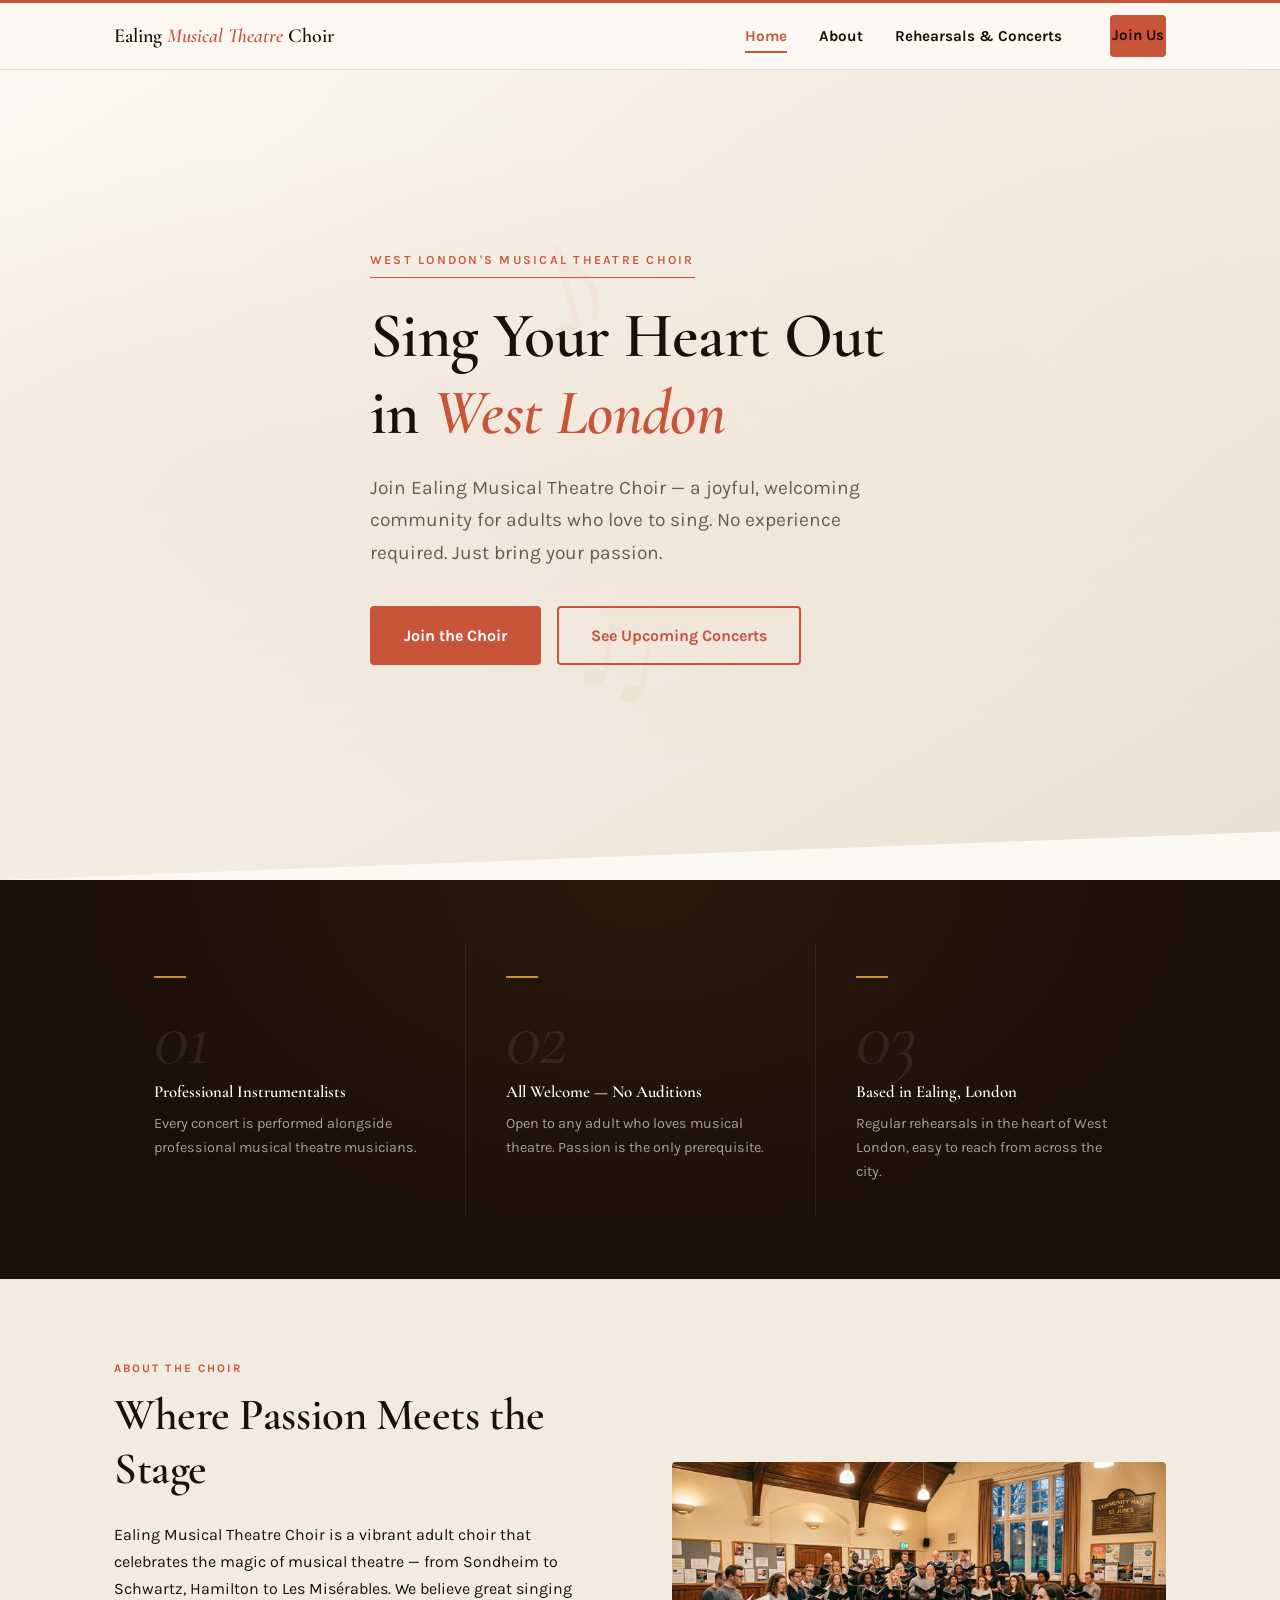
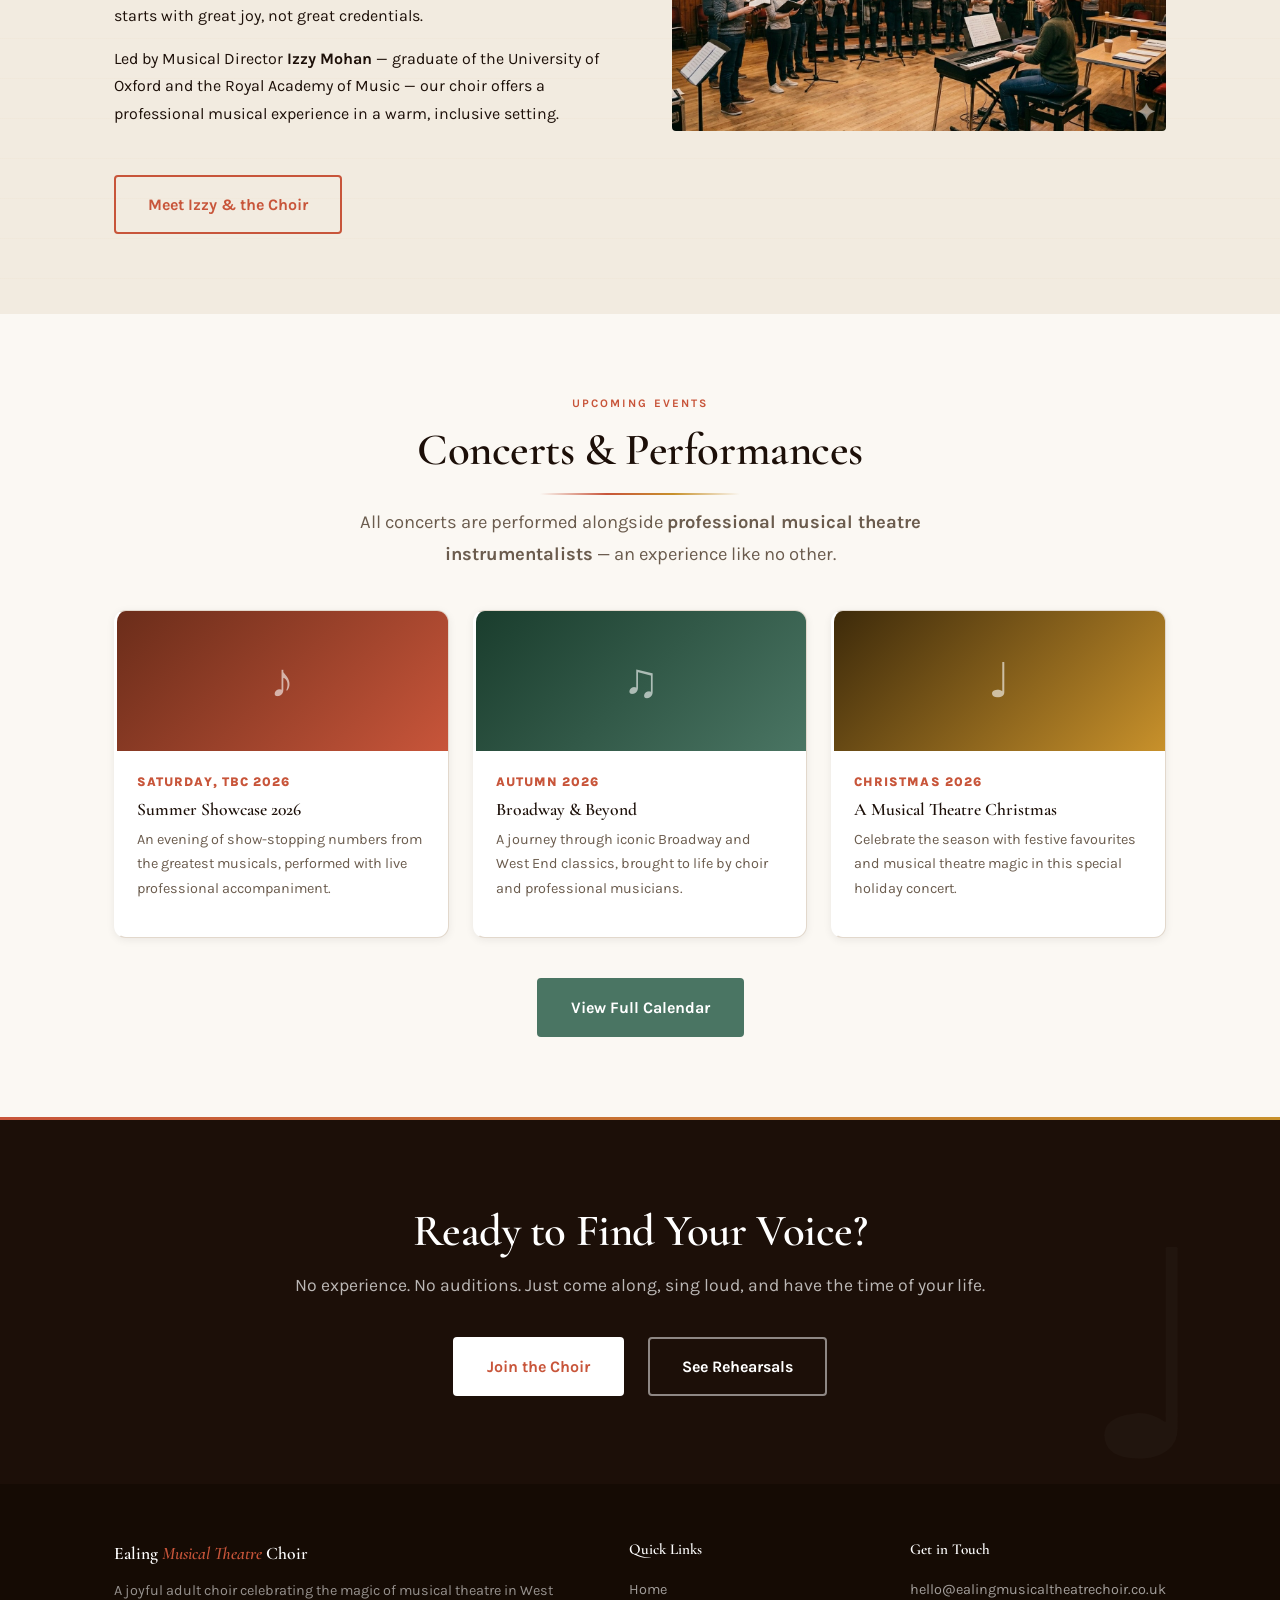
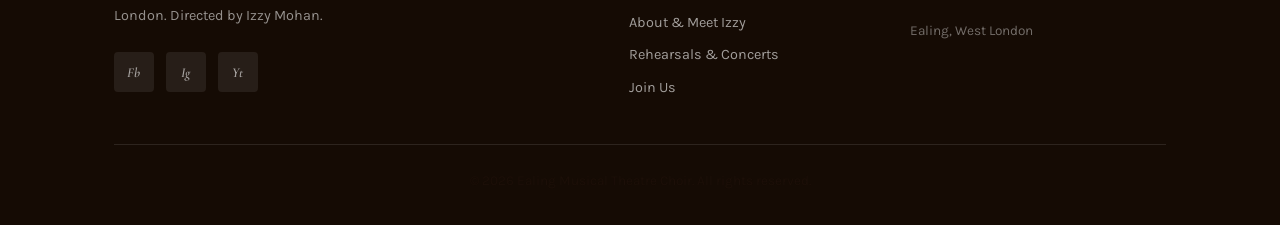
<file: index.html>
<!DOCTYPE html>
<html lang="en">
<head>
  <meta charset="UTF-8" />
  <meta name="viewport" content="width=device-width, initial-scale=1.0" />
  <title>Ealing Musical Theatre Choir — Sing Your Heart Out in West London</title>
  <meta name="description" content="Ealing Musical Theatre Choir is a vibrant adult choir based in West London. No experience needed — just a love for musical theatre. Directed by Izzy Mohan." />
  <link rel="stylesheet" href="css/style.css" />
  <!-- Favicon placeholder: replace with your own -->
  <!-- <link rel="icon" href="assets/images/favicon.ico" /> -->
</head>
<body>

  <!-- ======== Navigation ======== -->
  <nav class="site-nav">
    <div class="container nav-inner">
      <a href="index.html" class="nav-logo">Ealing <span>Musical Theatre</span> Choir</a>
      <ul class="nav-links">
        <li><a href="index.html">Home</a></li>
        <li><a href="about.html">About</a></li>
        <li><a href="calendar.html">Rehearsals &amp; Concerts</a></li>
        <li><a href="join.html" class="btn btn-primary nav-cta">Join Us</a></li>
      </ul>
      <button class="nav-hamburger" aria-label="Open menu" aria-expanded="false">
        <span></span><span></span><span></span>
      </button>
    </div>
  </nav>

  <!-- ======== Hero ======== -->
  <section class="hero">
    <div class="hero-bg-placeholder"></div>
    <div class="container">
      <div class="hero-content">
        <div class="hero-eyebrow">West London's Musical Theatre Choir</div>
        <h1>Sing Your Heart Out<br>in <em>West London</em></h1>
        <p class="hero-sub">
          Join Ealing Musical Theatre Choir — a joyful, welcoming community for adults
          who love to sing. No experience required. Just bring your passion.
        </p>
        <div class="hero-actions">
          <a href="join.html" class="btn btn-primary">Join the Choir</a>
          <a href="calendar.html" class="btn btn-secondary">See Upcoming Concerts</a>
        </div>
      </div>
    </div>
  </section>

  <!-- ======== Feature Strip ======== -->
  <div class="features">
    <div class="container">
      <div class="features-grid">
        <div class="feature-item">
          <div class="feature-number">01</div>
          <h3>Professional Instrumentalists</h3>
          <p>Every concert is performed alongside professional musical theatre musicians.</p>
        </div>
        <div class="feature-item">
          <div class="feature-number">02</div>
          <h3>All Welcome — No Auditions</h3>
          <p>Open to any adult who loves musical theatre. Passion is the only prerequisite.</p>
        </div>
        <div class="feature-item">
          <div class="feature-number">03</div>
          <h3>Based in Ealing, London</h3>
          <p>Regular rehearsals in the heart of West London, easy to reach from across the city.</p>
        </div>
      </div>
    </div>
  </div>

  <!-- ======== About Teaser ======== -->
  <section class="about-teaser">
    <div class="container">
      <div class="two-col">
        <div>
          <span class="section-label">About the Choir</span>
          <h2>Where Passion Meets the Stage</h2>
          <p class="mt-24">
            Ealing Musical Theatre Choir is a vibrant adult choir that celebrates the magic
            of musical theatre — from Sondheim to Schwartz, Hamilton to Les Misérables.
            We believe great singing starts with great joy, not great credentials.
          </p>
          <p>
            Led by Musical Director <strong>Izzy Mohan</strong> — graduate of the University
            of Oxford and the Royal Academy of Music — our choir offers a professional
            musical experience in a warm, inclusive setting.
          </p>
          <a href="about.html" class="btn btn-secondary mt-32">Meet Izzy &amp; the Choir</a>
        </div>
        <div>
          <img src="assets/images/choir-group.jpg" alt="Ealing Musical Theatre Choir" style="width:100%;height:100%;object-fit:cover;border-radius:4px;" />
        </div>
      </div>
    </div>
  </section>

  <!-- ======== Upcoming Concerts ======== -->
  <section>
    <div class="container">
      <div class="text-centre">
        <span class="section-label">Upcoming Events</span>
        <h2>Concerts &amp; Performances</h2>
        <hr class="section-divider" />
        <p class="section-intro">
          All concerts are performed alongside <strong>professional musical theatre instrumentalists</strong>
          — an experience like no other.
        </p>
      </div>

      <div class="events-grid">
        <!-- UPDATE: Replace with real concert details -->
        <div class="event-card">
          <div class="event-card-image event-card-image--summer">♪</div>
          <div class="event-card-body">
            <div class="event-date"><!-- UPDATE --> Saturday, TBC 2026</div>
            <h3>Summer Showcase 2026</h3>
            <p>An evening of show-stopping numbers from the greatest musicals, performed with live professional accompaniment.</p>
            <div class="event-venue"><!-- UPDATE: Venue name, Ealing --></div>
          </div>
        </div>
        <div class="event-card">
          <div class="event-card-image event-card-image--broadway">♫</div>
          <div class="event-card-body">
            <div class="event-date"><!-- UPDATE --> Autumn 2026</div>
            <h3>Broadway &amp; Beyond</h3>
            <p>A journey through iconic Broadway and West End classics, brought to life by choir and professional musicians.</p>
            <div class="event-venue"><!-- UPDATE: Venue name, Ealing --></div>
          </div>
        </div>
        <div class="event-card">
          <div class="event-card-image event-card-image--christmas">♩</div>
          <div class="event-card-body">
            <div class="event-date"><!-- UPDATE --> Christmas 2026</div>
            <h3>A Musical Theatre Christmas</h3>
            <p>Celebrate the season with festive favourites and musical theatre magic in this special holiday concert.</p>
            <div class="event-venue"><!-- UPDATE: Venue name, Ealing --></div>
          </div>
        </div>
      </div>

      <div class="flex-centre mt-40">
        <a href="calendar.html" class="btn btn-teal">View Full Calendar</a>
      </div>
    </div>
  </section>

  <!-- ======== CTA Banner ======== -->
  <section class="cta-banner">
    <div class="container">
      <h2>Ready to Find Your Voice?</h2>
      <p>No experience. No auditions. Just come along, sing loud, and have the time of your life.</p>
      <div>
        <a href="join.html" class="btn btn-white">Join the Choir</a>
        <a href="calendar.html" class="btn btn-white" style="background:transparent;color:white;border-color:rgba(255,255,255,0.5);margin-left:12px;">See Rehearsals</a>
      </div>
    </div>
  </section>

  <!-- ======== Footer ======== -->
  <footer class="site-footer">
    <div class="container">
      <div class="footer-inner">
        <div class="footer-brand">
          <div class="nav-logo">Ealing <span>Musical Theatre</span> Choir</div>
          <p>A joyful adult choir celebrating the magic of musical theatre in West London. Directed by Izzy Mohan.</p>
          <div class="footer-social mt-24">
            <!-- UPDATE: Replace # with real social media URLs -->
            <a href="#" title="Facebook" aria-label="Facebook">Fb</a>
            <a href="#" title="Instagram" aria-label="Instagram">Ig</a>
            <a href="#" title="YouTube" aria-label="YouTube">Yt</a>
          </div>
        </div>
        <nav class="footer-col" aria-label="Footer navigation">
          <h4>Quick Links</h4>
          <a href="index.html">Home</a>
          <a href="about.html">About &amp; Meet Izzy</a>
          <a href="calendar.html">Rehearsals &amp; Concerts</a>
          <a href="join.html">Join Us</a>
        </nav>
        <div class="footer-col">
          <h4>Get in Touch</h4>
          <!-- UPDATE: Replace with real email address -->
          <a href="mailto:hello@ealingmusicaltheatrechoir.co.uk">hello@ealingmusicaltheatrechoir.co.uk</a>
          <p style="font-size:0.85rem;margin-top:12px;color:rgba(255,255,255,0.4);">
            <!-- UPDATE: Add address or area if desired -->
            Ealing, West London
          </p>
        </div>
      </div>
      <div class="footer-bottom">
        <p>&copy; 2026 Ealing Musical Theatre Choir. All rights reserved.</p>
      </div>
    </div>
  </footer>

  <script src="js/main.js"></script>
</body>
</html>
</file>
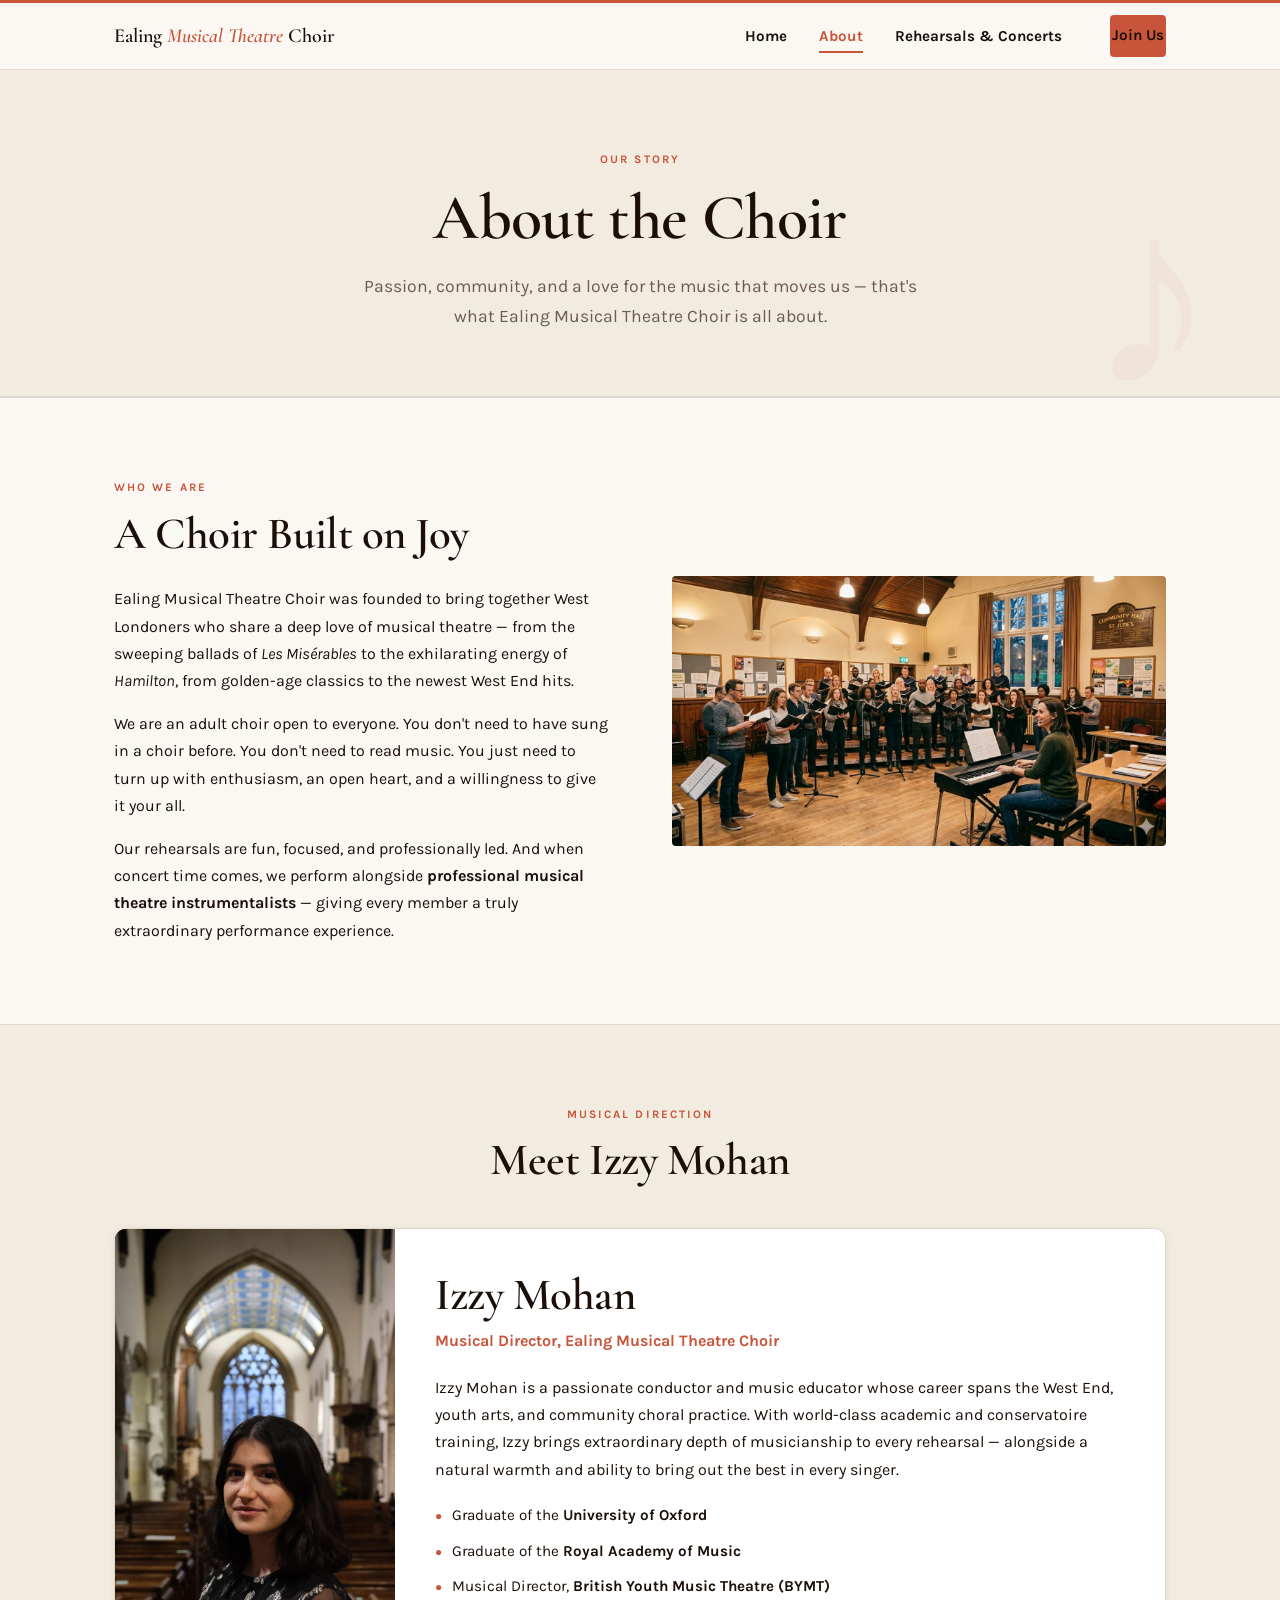
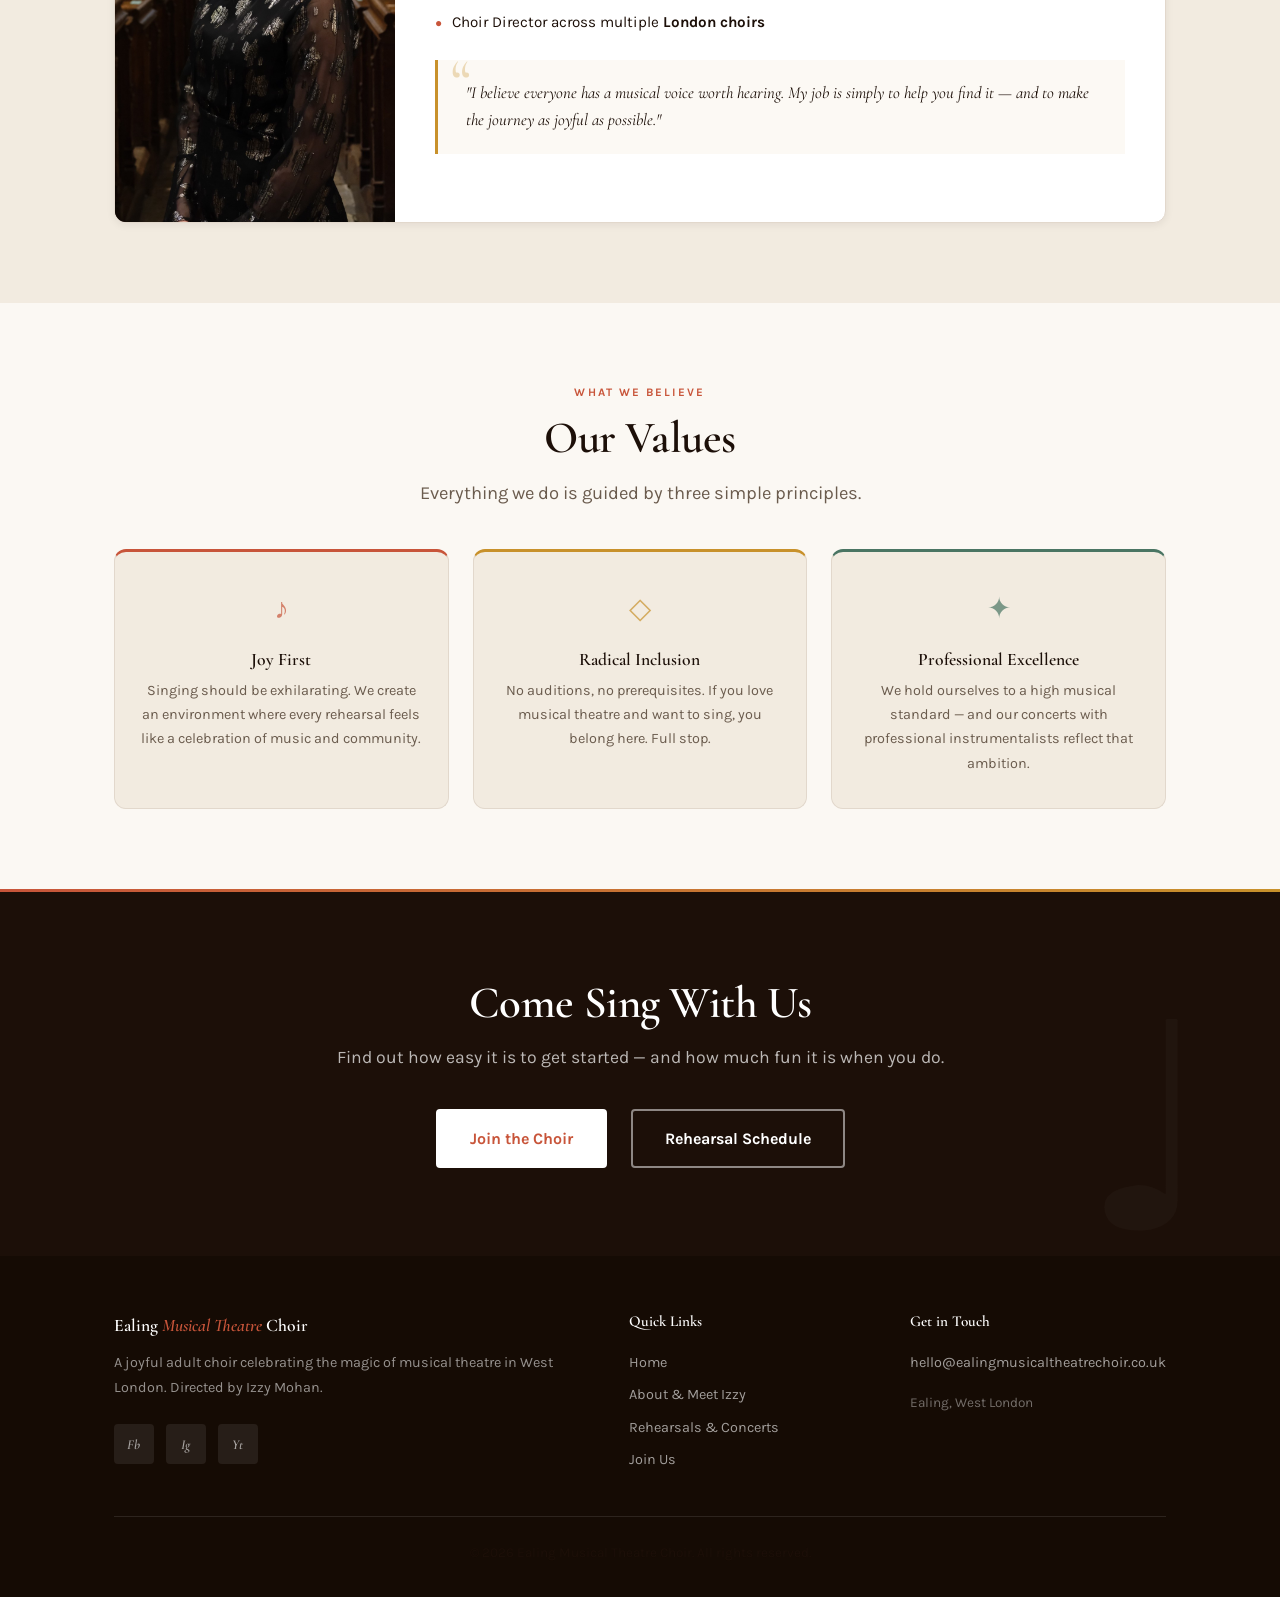
<file: about.html>
<!DOCTYPE html>
<html lang="en">
<head>
  <meta charset="UTF-8" />
  <meta name="viewport" content="width=device-width, initial-scale=1.0" />
  <title>About &amp; Meet Izzy — Ealing Musical Theatre Choir</title>
  <meta name="description" content="Meet Musical Director Izzy Mohan, an Oxford and Royal Academy of Music graduate. Learn about Ealing Musical Theatre Choir's story, values, and vision." />
  <link rel="stylesheet" href="css/style.css" />
</head>
<body>

  <!-- ======== Navigation ======== -->
  <nav class="site-nav">
    <div class="container nav-inner">
      <a href="index.html" class="nav-logo">Ealing <span>Musical Theatre</span> Choir</a>
      <ul class="nav-links">
        <li><a href="index.html">Home</a></li>
        <li><a href="about.html">About</a></li>
        <li><a href="calendar.html">Rehearsals &amp; Concerts</a></li>
        <li><a href="join.html" class="btn btn-primary nav-cta">Join Us</a></li>
      </ul>
      <button class="nav-hamburger" aria-label="Open menu" aria-expanded="false">
        <span></span><span></span><span></span>
      </button>
    </div>
  </nav>

  <!-- ======== Page Hero ======== -->
  <div class="page-hero">
    <span class="section-label">Our Story</span>
    <h1>About the Choir</h1>
    <p>Passion, community, and a love for the music that moves us — that's what Ealing Musical Theatre Choir is all about.</p>
  </div>

  <!-- ======== Choir Story ======== -->
  <section>
    <div class="container">
      <div class="two-col">
        <div>
          <span class="section-label">Who We Are</span>
          <h2>A Choir Built on Joy</h2>
          <p class="mt-24">
            Ealing Musical Theatre Choir was founded to bring together West Londoners
            who share a deep love of musical theatre — from the sweeping ballads of
            <em>Les Misérables</em> to the exhilarating energy of <em>Hamilton</em>,
            from golden-age classics to the newest West End hits.
          </p>
          <p>
            We are an adult choir open to everyone. You don't need to have sung in a
            choir before. You don't need to read music. You just need to turn up with
            enthusiasm, an open heart, and a willingness to give it your all.
          </p>
          <p>
            Our rehearsals are fun, focused, and professionally led. And when concert
            time comes, we perform alongside <strong>professional musical theatre
            instrumentalists</strong> — giving every member a truly extraordinary
            performance experience.
          </p>
        </div>
        <div>
          <img src="assets/images/choir-group.jpg" alt="Ealing Musical Theatre Choir" style="width:100%;height:100%;object-fit:cover;border-radius:4px;" />
        </div>
      </div>
    </div>
  </section>

  <hr class="divider" />

  <!-- ======== Meet Izzy ======== -->
  <section class="section-bg-soft">
    <div class="container">
      <div class="text-centre mb-16">
        <span class="section-label">Musical Direction</span>
        <h2>Meet Izzy Mohan</h2>
      </div>

      <div class="bio-card mt-40">
        <div class="bio-card-inner">
          <div class="bio-photo">
            <img src="assets/images/izzy-mohan.jpg" alt="Izzy Mohan, Musical Director of Ealing Musical Theatre Choir" />
          </div>
          <div class="bio-content">
            <h2>Izzy Mohan</h2>
            <p class="bio-title">Musical Director, Ealing Musical Theatre Choir</p>

            <p>
              Izzy Mohan is a passionate conductor and music educator whose career
              spans the West End, youth arts, and community choral practice. With
              world-class academic and conservatoire training, Izzy brings extraordinary
              depth of musicianship to every rehearsal — alongside a natural warmth
              and ability to bring out the best in every singer.
            </p>

            <div class="credential-list">
              <div class="credential-item">
                <span class="cred-icon" aria-hidden="true">&#9679;</span>
                <span>Graduate of the <strong>University of Oxford</strong></span>
              </div>
              <div class="credential-item">
                <span class="cred-icon" aria-hidden="true">&#9679;</span>
                <span>Graduate of the <strong>Royal Academy of Music</strong></span>
              </div>
              <div class="credential-item">
                <span class="cred-icon" aria-hidden="true">&#9679;</span>
                <span>Musical Director, <strong>British Youth Music Theatre (BYMT)</strong></span>
              </div>
              <div class="credential-item">
                <span class="cred-icon" aria-hidden="true">&#9679;</span>
                <span>Choir Director across multiple <strong>London choirs</strong></span>
              </div>
            </div>

            <div class="highlight-callout mt-24">
              <p>
                "I believe everyone has a musical voice worth hearing. My job is simply
                to help you find it — and to make the journey as joyful as possible."
                <!-- UPDATE: Add a real quote from Izzy if available -->
              </p>
            </div>
          </div>
        </div>
      </div>
    </div>
  </section>

  <!-- ======== Values ======== -->
  <section>
    <div class="container">
      <div class="text-centre">
        <span class="section-label">What We Believe</span>
        <h2>Our Values</h2>
        <p class="section-intro">Everything we do is guided by three simple principles.</p>
      </div>
      <div class="values-grid">
        <div class="value-card">
          <div class="value-icon" aria-hidden="true">♪</div>
          <h3>Joy First</h3>
          <p>
            Singing should be exhilarating. We create an environment where every
            rehearsal feels like a celebration of music and community.
          </p>
        </div>
        <div class="value-card">
          <div class="value-icon" aria-hidden="true">◇</div>
          <h3>Radical Inclusion</h3>
          <p>
            No auditions, no prerequisites. If you love musical theatre and want to
            sing, you belong here. Full stop.
          </p>
        </div>
        <div class="value-card">
          <div class="value-icon" aria-hidden="true">✦</div>
          <h3>Professional Excellence</h3>
          <p>
            We hold ourselves to a high musical standard — and our concerts with
            professional instrumentalists reflect that ambition.
          </p>
        </div>
      </div>
    </div>
  </section>

  <!-- ======== CTA Banner ======== -->
  <section class="cta-banner">
    <div class="container">
      <h2>Come Sing With Us</h2>
      <p>Find out how easy it is to get started — and how much fun it is when you do.</p>
      <div>
        <a href="join.html" class="btn btn-white">Join the Choir</a>
        <a href="calendar.html" class="btn btn-white" style="background:transparent;color:white;border-color:rgba(255,255,255,0.5);margin-left:12px;">Rehearsal Schedule</a>
      </div>
    </div>
  </section>

  <!-- ======== Footer ======== -->
  <footer class="site-footer">
    <div class="container">
      <div class="footer-inner">
        <div class="footer-brand">
          <div class="nav-logo">Ealing <span>Musical Theatre</span> Choir</div>
          <p>A joyful adult choir celebrating the magic of musical theatre in West London. Directed by Izzy Mohan.</p>
          <div class="footer-social mt-24">
            <a href="#" title="Facebook" aria-label="Facebook">Fb</a>
            <a href="#" title="Instagram" aria-label="Instagram">Ig</a>
            <a href="#" title="YouTube" aria-label="YouTube">Yt</a>
          </div>
        </div>
        <nav class="footer-col" aria-label="Footer navigation">
          <h4>Quick Links</h4>
          <a href="index.html">Home</a>
          <a href="about.html">About &amp; Meet Izzy</a>
          <a href="calendar.html">Rehearsals &amp; Concerts</a>
          <a href="join.html">Join Us</a>
        </nav>
        <div class="footer-col">
          <h4>Get in Touch</h4>
          <a href="mailto:hello@ealingmusicaltheatrechoir.co.uk">hello@ealingmusicaltheatrechoir.co.uk</a>
          <p style="font-size:0.85rem;margin-top:12px;color:rgba(255,255,255,0.4);">Ealing, West London</p>
        </div>
      </div>
      <div class="footer-bottom">
        <p>&copy; 2026 Ealing Musical Theatre Choir. All rights reserved.</p>
      </div>
    </div>
  </footer>

  <script src="js/main.js"></script>
</body>
</html>
</file>
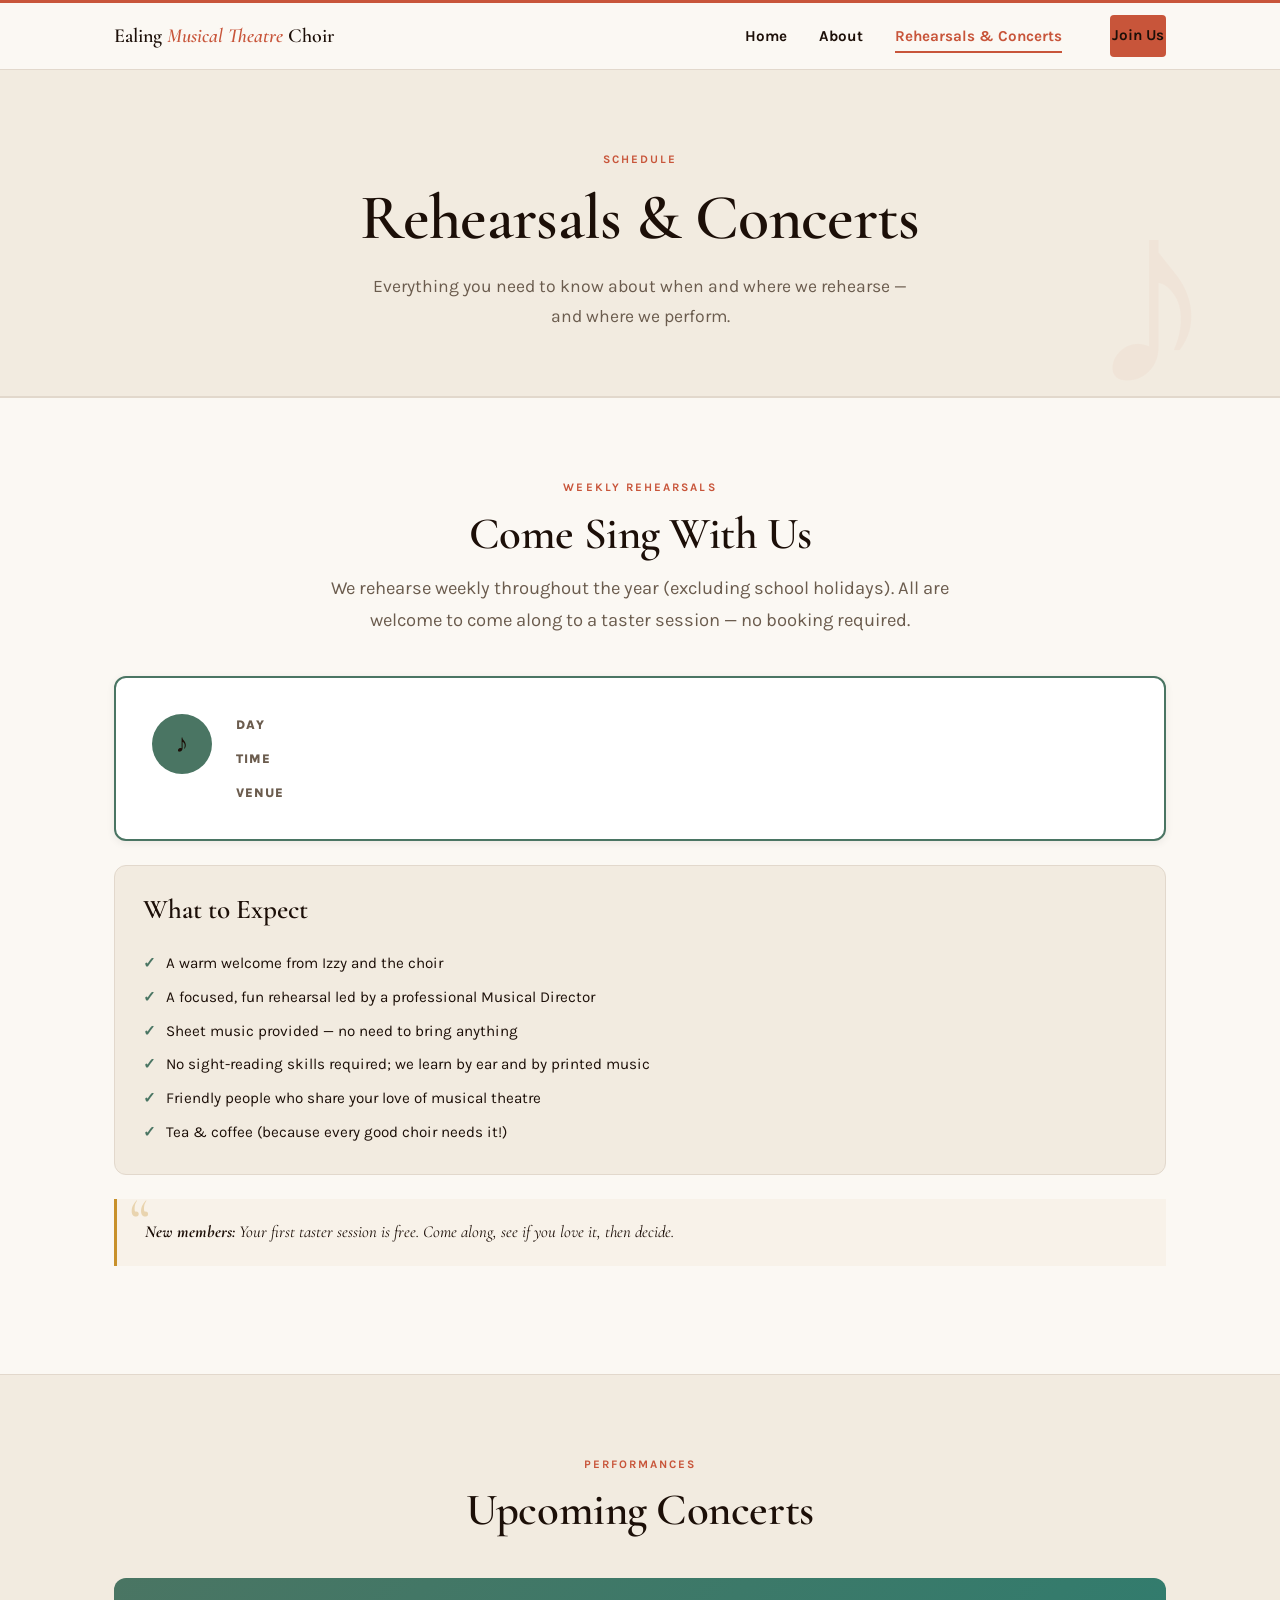
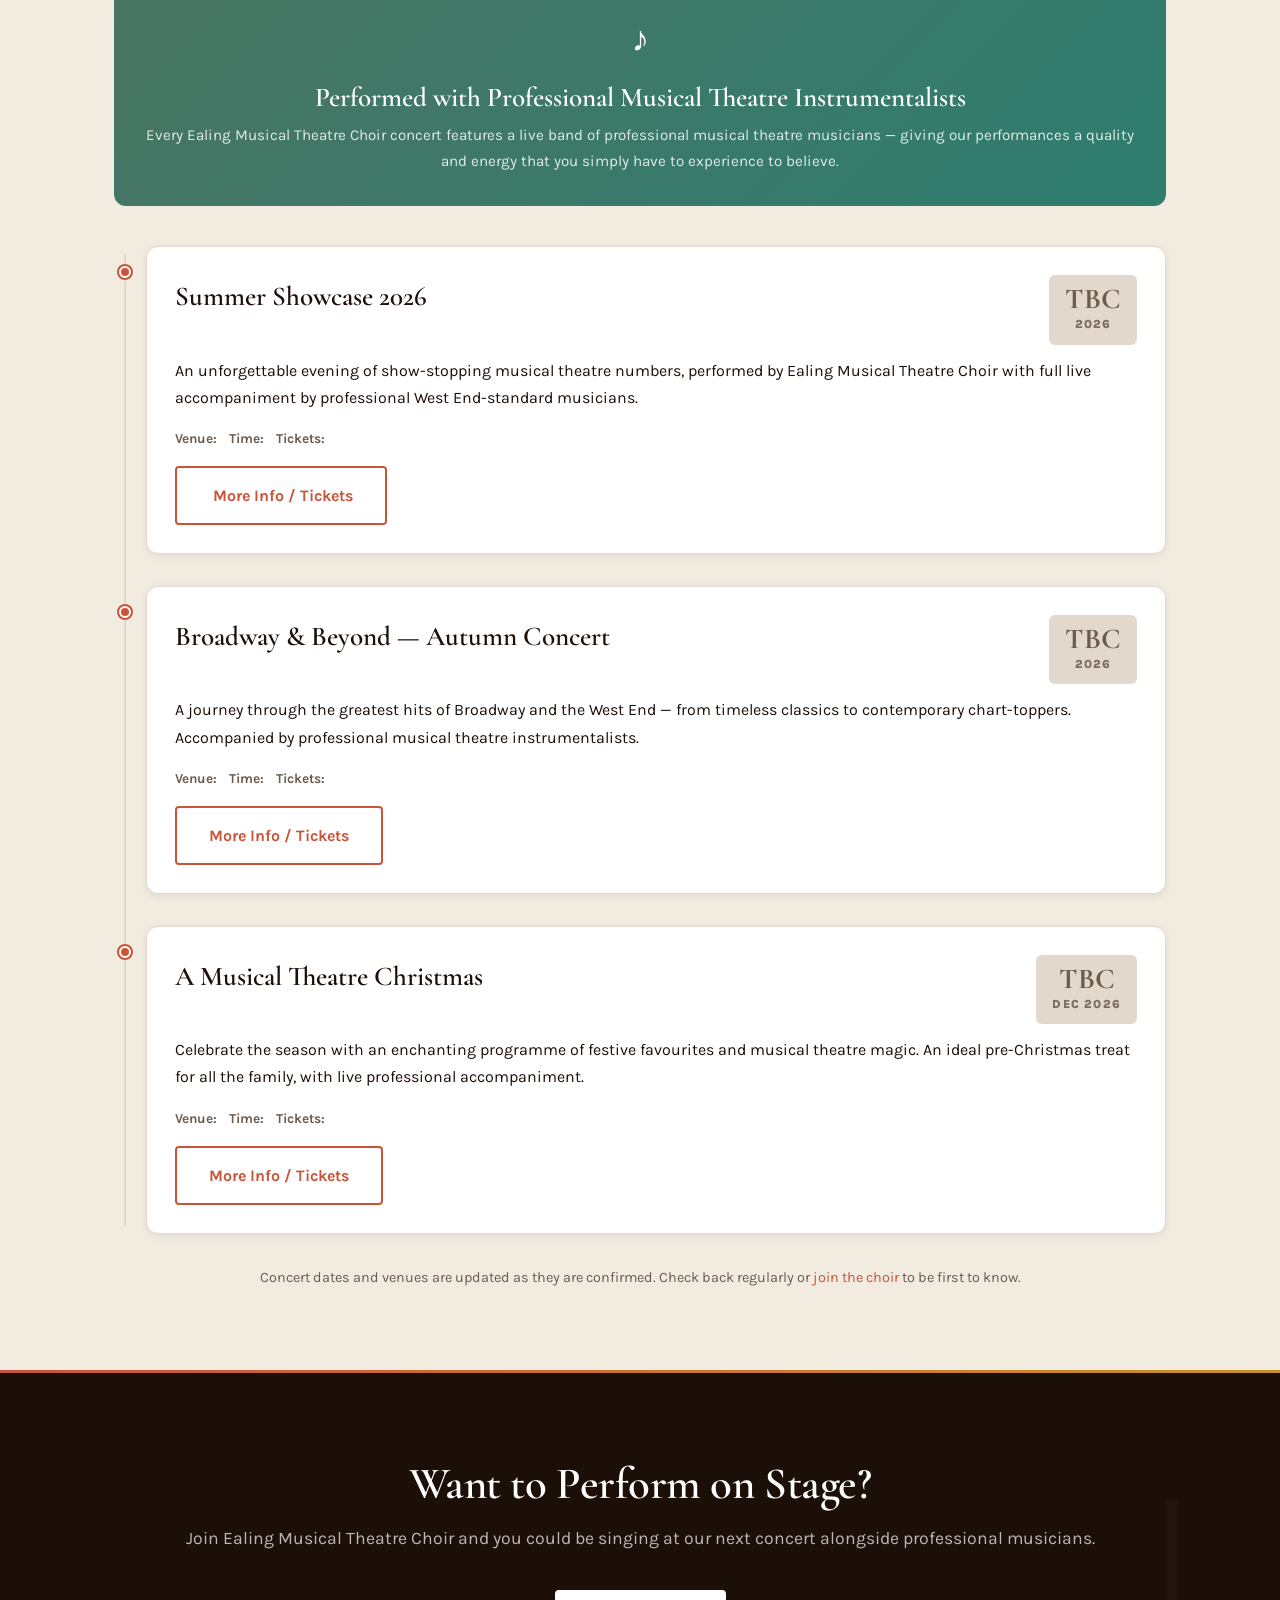
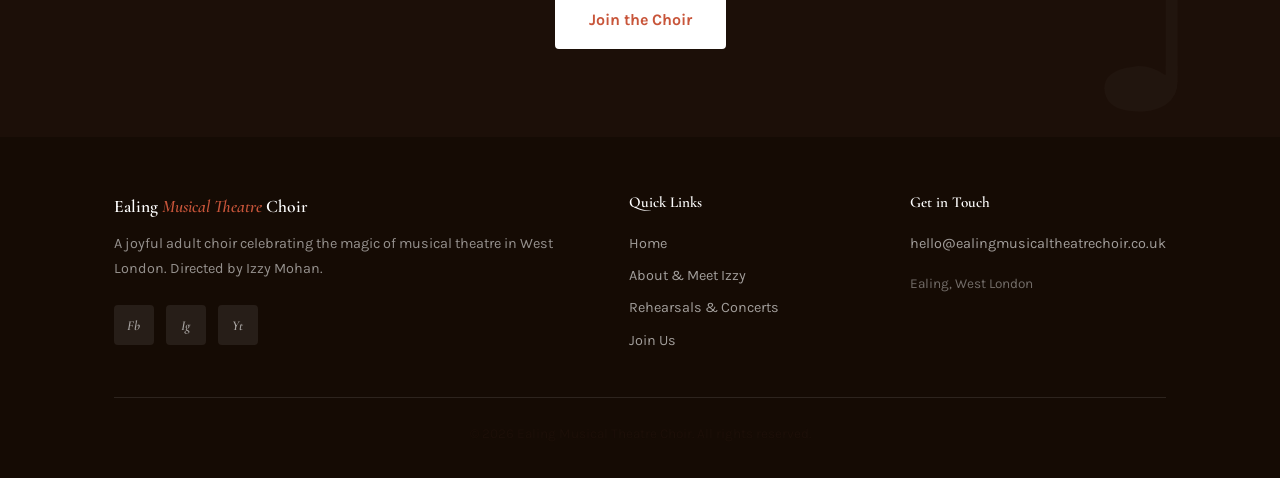
<file: calendar.html>
<!DOCTYPE html>
<html lang="en">
<head>
  <meta charset="UTF-8" />
  <meta name="viewport" content="width=device-width, initial-scale=1.0" />
  <title>Rehearsals &amp; Concerts — Ealing Musical Theatre Choir</title>
  <meta name="description" content="Rehearsal schedule and upcoming concert dates for Ealing Musical Theatre Choir. All concerts performed alongside professional musical theatre instrumentalists." />
  <link rel="stylesheet" href="css/style.css" />
  <style>
    /* Page-specific styles */
    .timeline {
      position: relative;
      padding-left: 32px;
    }
    .timeline::before {
      content: '';
      position: absolute;
      left: 10px;
      top: 8px;
      bottom: 8px;
      width: 2px;
      background: var(--color-border);
    }
    .timeline-item {
      position: relative;
      margin-bottom: 32px;
    }
    .timeline-item::before {
      content: '';
      position: absolute;
      left: -27px;
      top: 20px;
      width: 12px;
      height: 12px;
      border-radius: 50%;
      background: var(--color-coral);
      border: 2px solid var(--color-white);
      box-shadow: 0 0 0 2px var(--color-coral);
    }
    .concert-card {
      background: var(--color-white);
      border: 1px solid var(--color-border);
      border-radius: var(--radius-lg);
      padding: 28px;
      box-shadow: var(--shadow-sm);
      transition: box-shadow var(--transition), transform var(--transition);
    }
    .concert-card:hover {
      box-shadow: var(--shadow-md);
      transform: translateY(-3px);
    }
    .concert-header {
      display: flex;
      align-items: flex-start;
      justify-content: space-between;
      gap: 16px;
      flex-wrap: wrap;
      margin-bottom: 12px;
    }
    .concert-date-badge {
      background: var(--color-coral);
      color: var(--color-white);
      border-radius: var(--radius-sm);
      padding: 10px 16px;
      text-align: center;
      min-width: 80px;
      flex-shrink: 0;
    }
    .concert-date-badge .day   { font-size: 1.8rem; font-weight: 900; font-family: var(--font-heading); line-height: 1; }
    .concert-date-badge .month { font-size: 0.75rem; font-weight: 800; text-transform: uppercase; letter-spacing: 0.1em; opacity: 0.85; }
    .concert-meta {
      display: flex;
      flex-wrap: wrap;
      gap: 12px;
      margin-top: 10px;
    }
    .concert-meta span {
      display: flex;
      align-items: center;
      gap: 5px;
      font-size: 0.85rem;
      color: var(--color-text-muted);
    }
    .concert-card .btn { margin-top: 16px; }

    .placeholder-date .concert-date-badge { background: var(--color-border); }
    .placeholder-date .concert-date-badge .day,
    .placeholder-date .concert-date-badge .month { color: var(--color-text-muted); }

    /* Rehearsal timing grid */
    .timing-grid {
      display: grid;
      grid-template-columns: repeat(2, 1fr);
      gap: 16px;
      margin-top: 20px;
    }
    @media (max-width: 600px) {
      .timing-grid { grid-template-columns: 1fr; }
    }
    .timing-item {
      background: var(--color-bg-soft);
      border-radius: var(--radius-sm);
      padding: 16px;
      border: 1px solid var(--color-border);
    }
    .timing-item dt { font-size: 0.75rem; font-weight: 800; text-transform: uppercase; letter-spacing: 0.08em; color: var(--color-text-muted); margin-bottom: 4px; }
    .timing-item dd { font-size: 1.05rem; font-weight: 700; }
  </style>
</head>
<body>

  <!-- ======== Navigation ======== -->
  <nav class="site-nav">
    <div class="container nav-inner">
      <a href="index.html" class="nav-logo">Ealing <span>Musical Theatre</span> Choir</a>
      <ul class="nav-links">
        <li><a href="index.html">Home</a></li>
        <li><a href="about.html">About</a></li>
        <li><a href="calendar.html">Rehearsals &amp; Concerts</a></li>
        <li><a href="join.html" class="btn btn-primary nav-cta">Join Us</a></li>
      </ul>
      <button class="nav-hamburger" aria-label="Open menu" aria-expanded="false">
        <span></span><span></span><span></span>
      </button>
    </div>
  </nav>

  <!-- ======== Page Hero ======== -->
  <div class="page-hero">
    <span class="section-label">Schedule</span>
    <h1>Rehearsals &amp; Concerts</h1>
    <p>Everything you need to know about when and where we rehearse — and where we perform.</p>
  </div>

  <!-- ======== Rehearsals ======== -->
  <section id="rehearsals">
    <div class="container">
      <div class="text-centre mb-16">
        <span class="section-label">Weekly Rehearsals</span>
        <h2>Come Sing With Us</h2>
        <p class="section-intro">We rehearse weekly throughout the year (excluding school holidays). All are welcome to come along to a taster session — no booking required.</p>
      </div>

      <!-- Rehearsal card -->
      <div class="rehearsal-card mt-40">
        <div class="rehearsal-icon" aria-hidden="true">&#9834;</div>
        <dl class="rehearsal-detail">
          <!-- UPDATE: Fill in the correct day, time, and venue details -->
          <dt>Day</dt>
          <dd><!-- UPDATE: e.g. Every Tuesday --></dd>
          <dt>Time</dt>
          <dd><!-- UPDATE: e.g. 7:00 PM – 9:00 PM --></dd>
          <dt>Venue</dt>
          <dd><!-- UPDATE: e.g. Ealing Green Church Hall, Ealing Green, W5 5QA --></dd>
        </dl>
      </div>

      <!-- What to bring -->
      <div class="rehearsal-info-box">
        <h3>What to Expect</h3>
        <ul class="info-list mt-24">
          <li>A warm welcome from Izzy and the choir</li>
          <li>A focused, fun rehearsal led by a professional Musical Director</li>
          <li>Sheet music provided — no need to bring anything</li>
          <li>No sight-reading skills required; we learn by ear and by printed music</li>
          <li>Friendly people who share your love of musical theatre</li>
          <li>Tea &amp; coffee (because every good choir needs it!)</li>
        </ul>
      </div>

      <div class="highlight-callout mt-24">
        <p>
          <strong>New members:</strong> Your first taster session is free.
          Come along, see if you love it, then decide. <!-- UPDATE: Adjust if this isn't the policy -->
        </p>
      </div>
    </div>
  </section>

  <hr class="divider" />

  <!-- ======== Concerts ======== -->
  <section id="concerts" class="section-bg-soft">
    <div class="container">
      <div class="text-centre mb-16">
        <span class="section-label">Performances</span>
        <h2>Upcoming Concerts</h2>
      </div>

      <!-- Professional instrumentalists banner -->
      <div class="pro-banner mt-40">
        <div class="banner-icon" aria-hidden="true">♪</div>
        <h3>Performed with Professional Musical Theatre Instrumentalists</h3>
        <p>
          Every Ealing Musical Theatre Choir concert features a live band of
          professional musical theatre musicians — giving our performances a
          quality and energy that you simply have to experience to believe.
        </p>
      </div>

      <!-- Concert timeline -->
      <!-- UPDATE: Replace placeholder concert entries with real events -->
      <div class="timeline mt-40">

        <div class="timeline-item placeholder-date">
          <div class="concert-card">
            <div class="concert-header">
              <div>
                <div class="event-date"><!-- UPDATE: Season/Year --></div>
                <h3>Summer Showcase 2026</h3>
              </div>
              <div class="concert-date-badge">
                <!-- UPDATE: Replace TBC with real date -->
                <div class="day">TBC</div>
                <div class="month">2026</div>
              </div>
            </div>
            <p>
              An unforgettable evening of show-stopping musical theatre numbers,
              performed by Ealing Musical Theatre Choir with full live accompaniment
              by professional West End-standard musicians.
            </p>
            <div class="concert-meta">
              <span><strong>Venue:</strong> <!-- UPDATE: Venue name & postcode --></span>
              <span><strong>Time:</strong> <!-- UPDATE: Doors open / start time --></span>
              <span><strong>Tickets:</strong> <!-- UPDATE: Ticket price or "Free entry" --></span>
            </div>
            <a href="#" class="btn btn-secondary"><!-- UPDATE: Link to ticket page or contact -->&nbsp;More Info / Tickets</a>
          </div>
        </div>

        <div class="timeline-item placeholder-date">
          <div class="concert-card">
            <div class="concert-header">
              <div>
                <div class="event-date"><!-- UPDATE: Season/Year --></div>
                <h3>Broadway &amp; Beyond — Autumn Concert</h3>
              </div>
              <div class="concert-date-badge">
                <div class="day">TBC</div>
                <div class="month">2026</div>
              </div>
            </div>
            <p>
              A journey through the greatest hits of Broadway and the West End —
              from timeless classics to contemporary chart-toppers. Accompanied
              by professional musical theatre instrumentalists.
            </p>
            <div class="concert-meta">
              <span><strong>Venue:</strong> <!-- UPDATE: Venue name & postcode --></span>
              <span><strong>Time:</strong> <!-- UPDATE: Start time --></span>
              <span><strong>Tickets:</strong> <!-- UPDATE: Ticket info --></span>
            </div>
            <a href="#" class="btn btn-secondary">More Info / Tickets</a>
          </div>
        </div>

        <div class="timeline-item placeholder-date">
          <div class="concert-card">
            <div class="concert-header">
              <div>
                <div class="event-date"><!-- UPDATE: Season/Year --></div>
                <h3>A Musical Theatre Christmas</h3>
              </div>
              <div class="concert-date-badge">
                <div class="day">TBC</div>
                <div class="month">Dec 2026</div>
              </div>
            </div>
            <p>
              Celebrate the season with an enchanting programme of festive favourites
              and musical theatre magic. An ideal pre-Christmas treat for all the family,
              with live professional accompaniment.
            </p>
            <div class="concert-meta">
              <span><strong>Venue:</strong> <!-- UPDATE: Venue name & postcode --></span>
              <span><strong>Time:</strong> <!-- UPDATE: Start time --></span>
              <span><strong>Tickets:</strong> <!-- UPDATE: Ticket info --></span>
            </div>
            <a href="#" class="btn btn-secondary">More Info / Tickets</a>
          </div>
        </div>

      </div><!-- /timeline -->

      <p class="text-muted text-centre mt-32" style="font-size:0.9rem;">
        Concert dates and venues are updated as they are confirmed. Check back regularly or <a href="join.html">join the choir</a> to be first to know.
      </p>
    </div>
  </section>

  <!-- ======== CTA Banner ======== -->
  <section class="cta-banner">
    <div class="container">
      <h2>Want to Perform on Stage?</h2>
      <p>Join Ealing Musical Theatre Choir and you could be singing at our next concert alongside professional musicians.</p>
      <div>
        <a href="join.html" class="btn btn-white">Join the Choir</a>
      </div>
    </div>
  </section>

  <!-- ======== Footer ======== -->
  <footer class="site-footer">
    <div class="container">
      <div class="footer-inner">
        <div class="footer-brand">
          <div class="nav-logo">Ealing <span>Musical Theatre</span> Choir</div>
          <p>A joyful adult choir celebrating the magic of musical theatre in West London. Directed by Izzy Mohan.</p>
          <div class="footer-social mt-24">
            <a href="#" title="Facebook" aria-label="Facebook">Fb</a>
            <a href="#" title="Instagram" aria-label="Instagram">Ig</a>
            <a href="#" title="YouTube" aria-label="YouTube">Yt</a>
          </div>
        </div>
        <nav class="footer-col" aria-label="Footer navigation">
          <h4>Quick Links</h4>
          <a href="index.html">Home</a>
          <a href="about.html">About &amp; Meet Izzy</a>
          <a href="calendar.html">Rehearsals &amp; Concerts</a>
          <a href="join.html">Join Us</a>
        </nav>
        <div class="footer-col">
          <h4>Get in Touch</h4>
          <a href="mailto:hello@ealingmusicaltheatrechoir.co.uk">hello@ealingmusicaltheatrechoir.co.uk</a>
          <p style="font-size:0.85rem;margin-top:12px;color:rgba(255,255,255,0.4);">Ealing, West London</p>
        </div>
      </div>
      <div class="footer-bottom">
        <p>&copy; 2026 Ealing Musical Theatre Choir. All rights reserved.</p>
      </div>
    </div>
  </footer>

  <script src="js/main.js"></script>
</body>
</html>
</file>
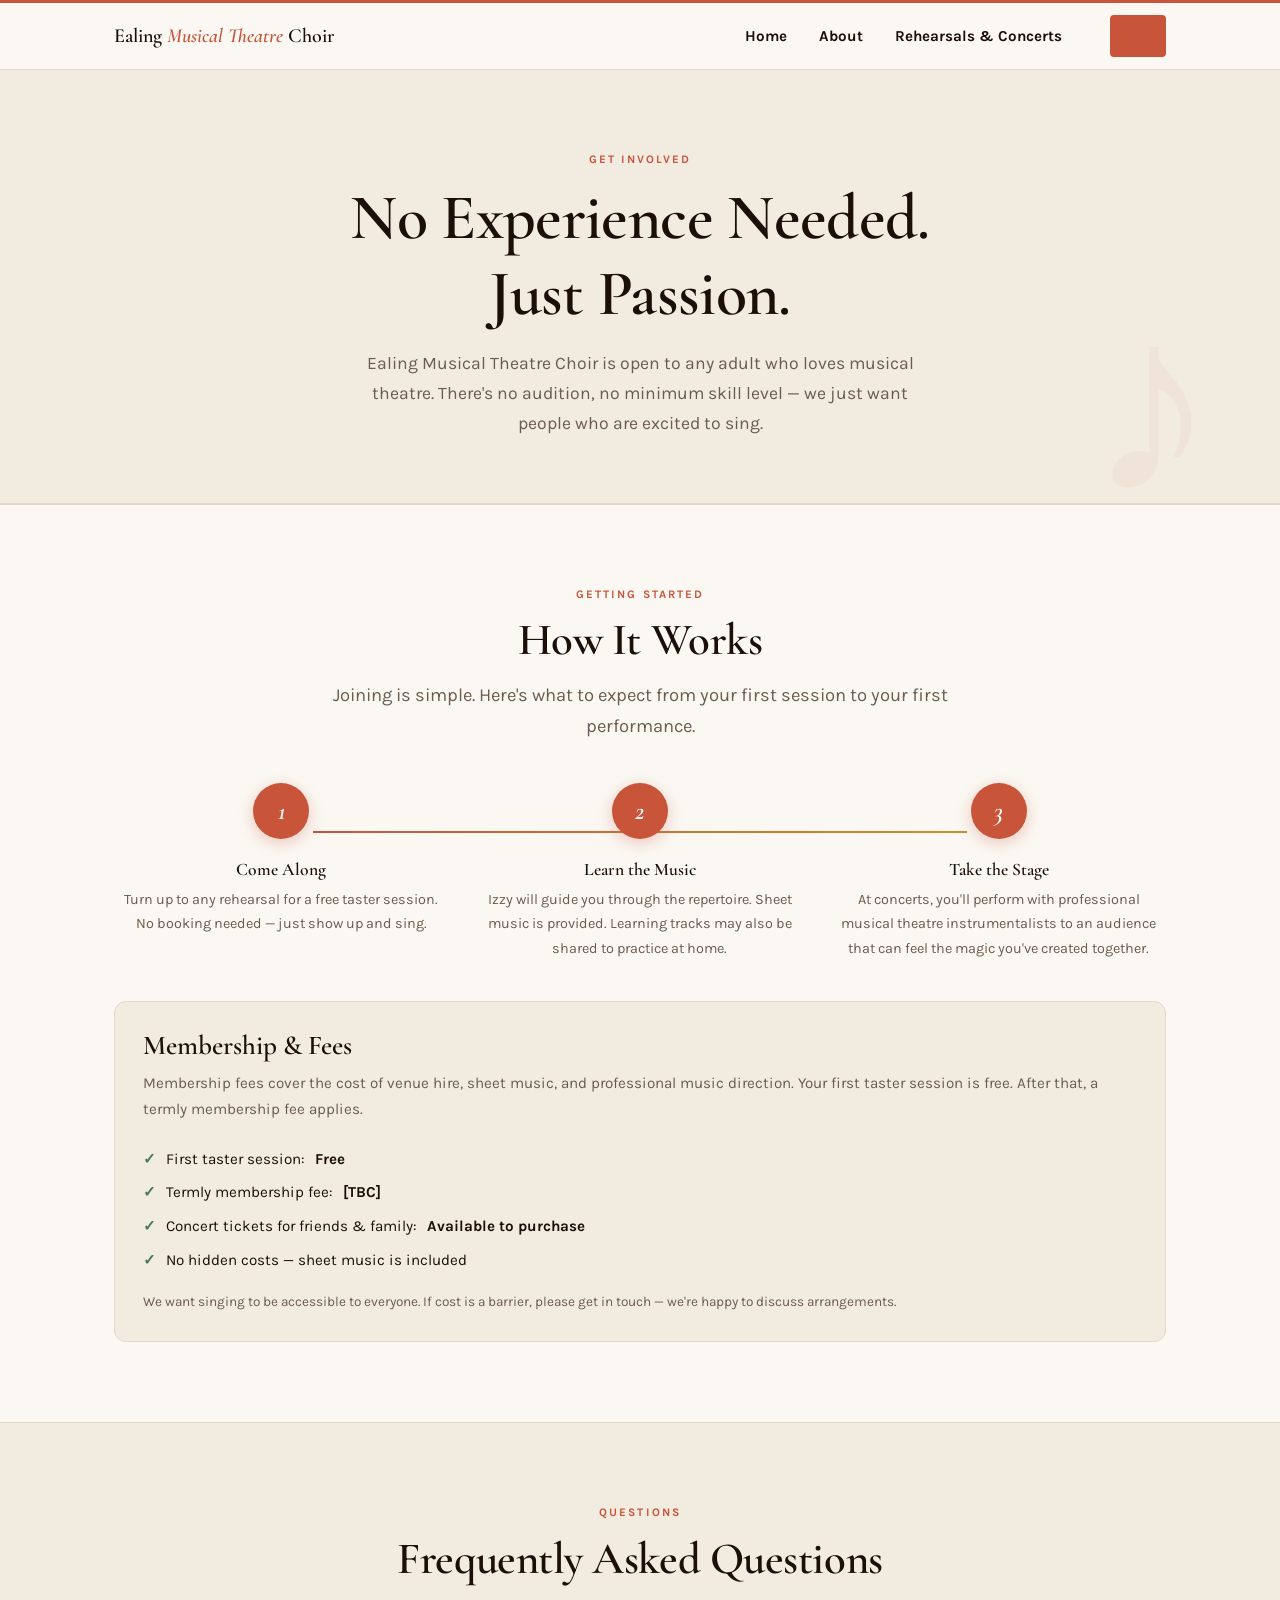
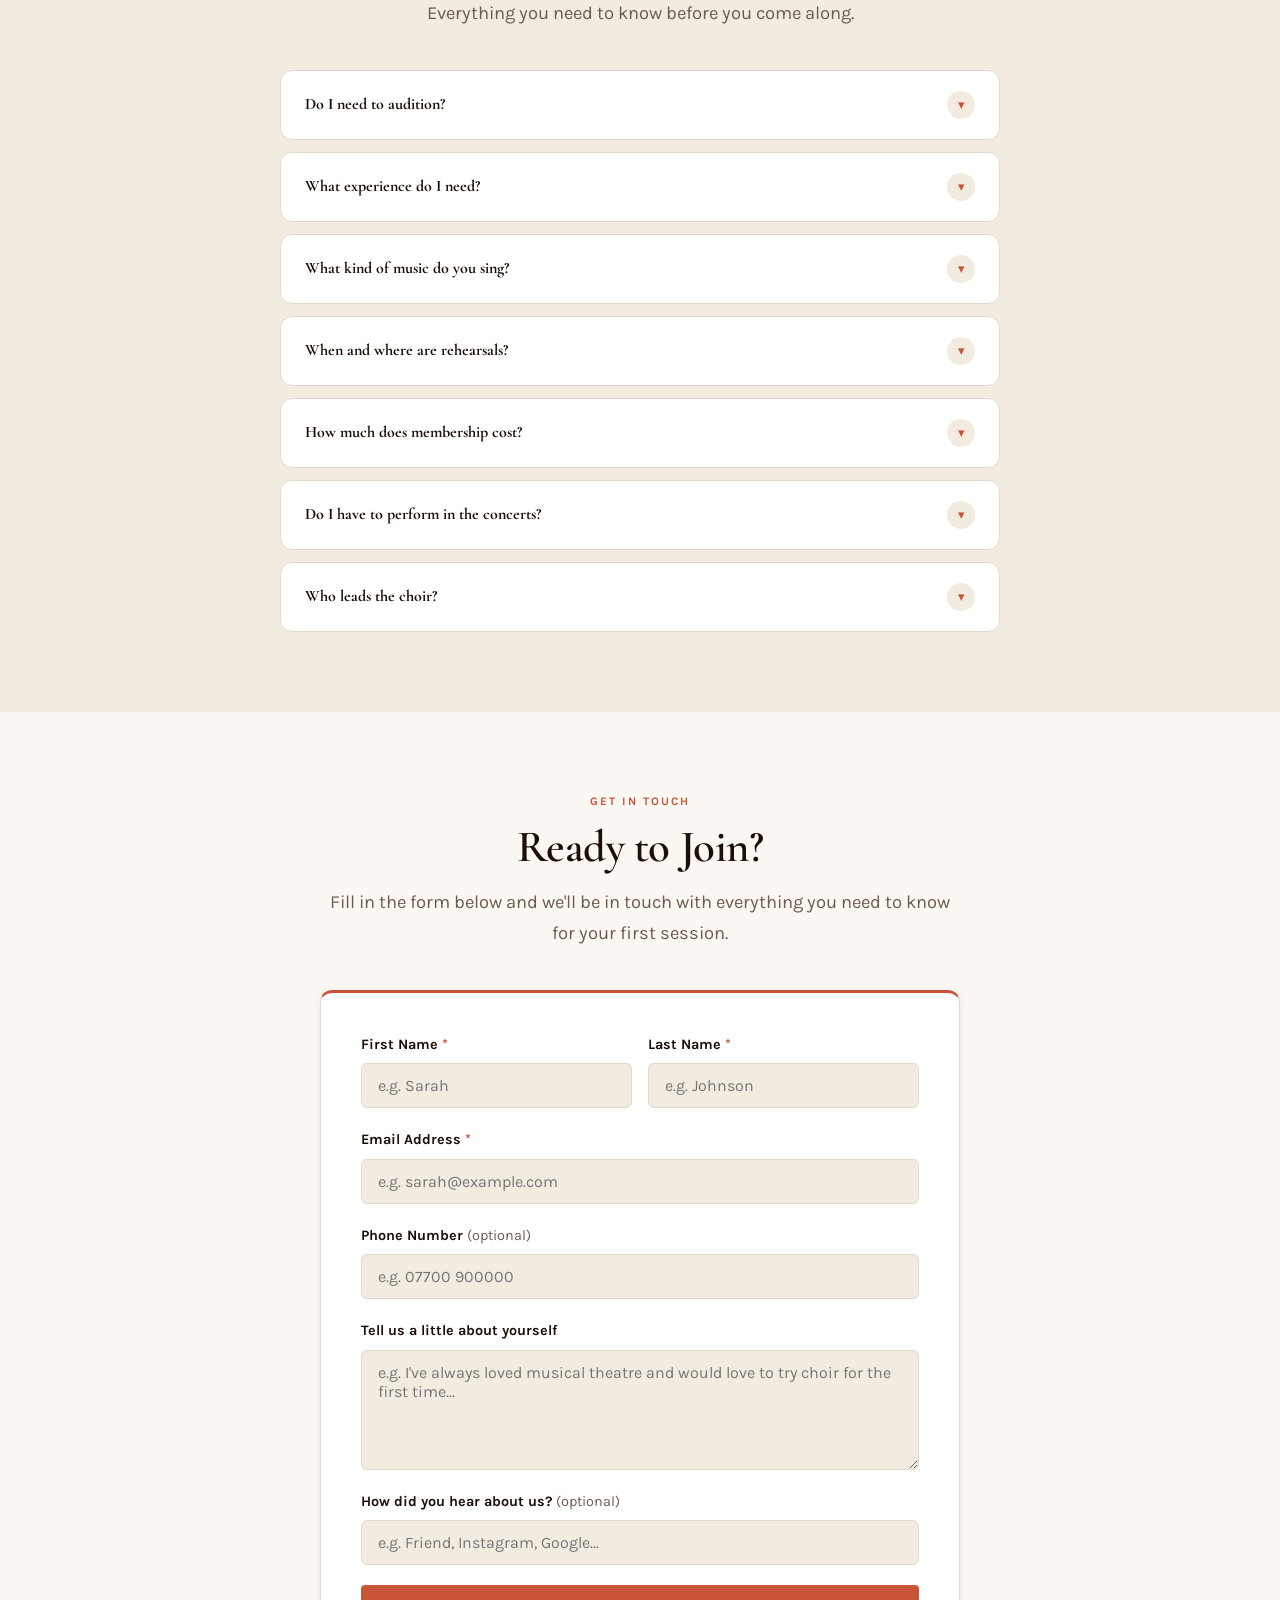
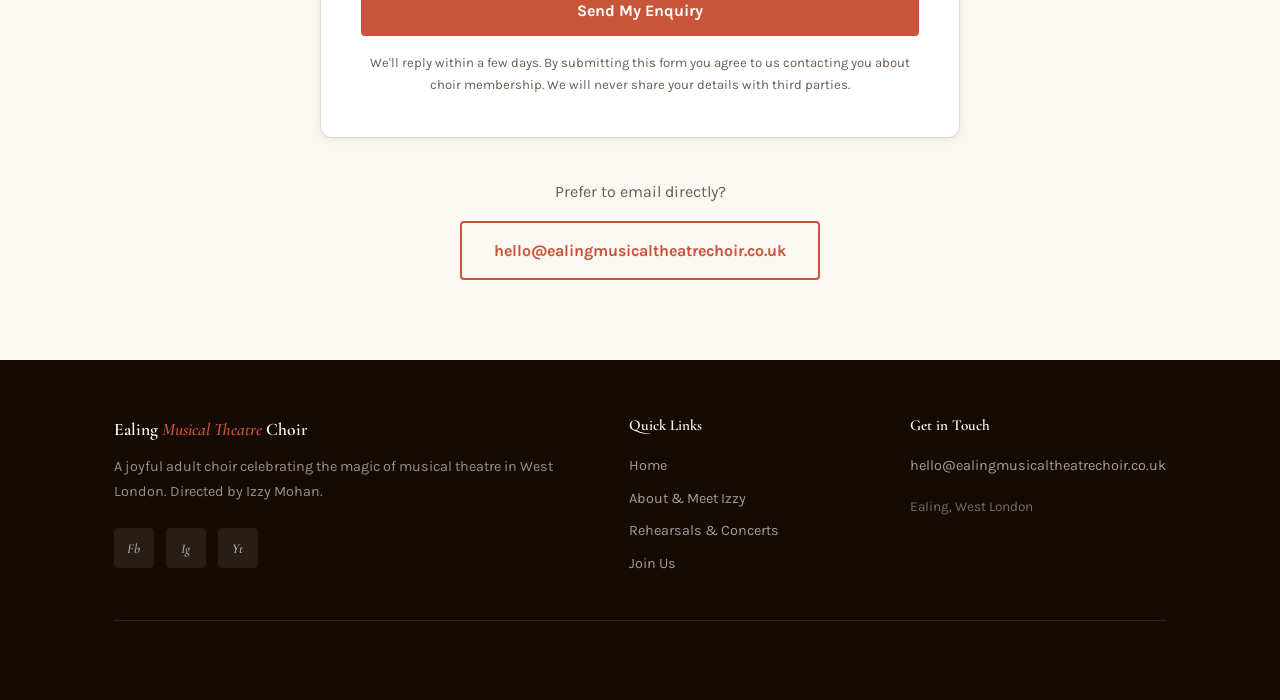
<file: join.html>
<!DOCTYPE html>
<html lang="en">
<head>
  <meta charset="UTF-8" />
  <meta name="viewport" content="width=device-width, initial-scale=1.0" />
  <title>Join Us — Ealing Musical Theatre Choir</title>
  <meta name="description" content="Join Ealing Musical Theatre Choir today. No experience needed — just passion for musical theatre. Find out how to sign up and what to expect." />
  <link rel="stylesheet" href="css/style.css" />
</head>
<body>

  <!-- ======== Navigation ======== -->
  <nav class="site-nav">
    <div class="container nav-inner">
      <a href="index.html" class="nav-logo">Ealing <span>Musical Theatre</span> Choir</a>
      <ul class="nav-links">
        <li><a href="index.html">Home</a></li>
        <li><a href="about.html">About</a></li>
        <li><a href="calendar.html">Rehearsals &amp; Concerts</a></li>
        <li><a href="join.html" class="btn btn-primary nav-cta">Join Us</a></li>
      </ul>
      <button class="nav-hamburger" aria-label="Open menu" aria-expanded="false">
        <span></span><span></span><span></span>
      </button>
    </div>
  </nav>

  <!-- ======== Page Hero ======== -->
  <div class="page-hero">
    <span class="section-label">Get Involved</span>
    <h1>No Experience Needed.<br>Just Passion.</h1>
    <p>Ealing Musical Theatre Choir is open to any adult who loves musical theatre. There's no audition, no minimum skill level — we just want people who are excited to sing.</p>
  </div>

  <!-- ======== How It Works ======== -->
  <section>
    <div class="container">
      <div class="text-centre">
        <span class="section-label">Getting Started</span>
        <h2>How It Works</h2>
        <p class="section-intro">Joining is simple. Here's what to expect from your first session to your first performance.</p>
      </div>

      <div class="steps-grid">
        <div class="step-card">
          <div class="step-number">1</div>
          <h3>Come Along</h3>
          <p>Turn up to any rehearsal for a free taster session. No booking needed — just show up and sing. <!-- UPDATE: Adjust if taster policy differs --></p>
        </div>
        <div class="step-card">
          <div class="step-number">2</div>
          <h3>Learn the Music</h3>
          <p>Izzy will guide you through the repertoire. Sheet music is provided. Learning tracks may also be shared to practice at home.</p>
        </div>
        <div class="step-card">
          <div class="step-number">3</div>
          <h3>Take the Stage</h3>
          <p>At concerts, you'll perform with professional musical theatre instrumentalists to an audience that can feel the magic you've created together.</p>
        </div>
      </div>

      <!-- Membership info -->
      <div class="rehearsal-info-box mt-40">
        <h3>Membership &amp; Fees</h3>
        <p style="color:var(--color-text-muted);margin-top:8px;font-size:0.95rem;">
          <!-- UPDATE: Replace placeholder with real fee details -->
          Membership fees cover the cost of venue hire, sheet music, and professional music direction.
          Your first taster session is free. After that, a termly membership fee applies.
        </p>
        <ul class="info-list mt-24">
          <li>First taster session: <strong>Free</strong></li>
          <li>Termly membership fee: <strong><!-- UPDATE: e.g. £X per term -->[TBC]</strong></li>
          <li>Concert tickets for friends &amp; family: <strong><!-- UPDATE -->Available to purchase</strong></li>
          <li>No hidden costs — sheet music is included</li>
        </ul>
        <p class="text-muted" style="font-size:0.85rem;margin-top:16px;">
          We want singing to be accessible to everyone. If cost is a barrier, please get in touch — we're happy to discuss arrangements.
        </p>
      </div>
    </div>
  </section>

  <hr class="divider" />

  <!-- ======== FAQ ======== -->
  <section class="section-bg-soft" id="faq">
    <div class="container">
      <div class="text-centre mb-16">
        <span class="section-label">Questions</span>
        <h2>Frequently Asked Questions</h2>
        <p class="section-intro">Everything you need to know before you come along.</p>
      </div>

      <div class="faq-list mt-40">

        <div class="faq-item">
          <div class="faq-question" role="button" aria-expanded="false" tabindex="0">
            <h4>Do I need to audition?</h4>
            <div class="faq-chevron" aria-hidden="true">▾</div>
          </div>
          <div class="faq-answer">
            <p>Absolutely not. Ealing Musical Theatre Choir has no audition process. We welcome any adult who loves musical theatre and wants to sing. Your first step is simply turning up to a rehearsal.</p>
          </div>
        </div>

        <div class="faq-item">
          <div class="faq-question" role="button" aria-expanded="false" tabindex="0">
            <h4>What experience do I need?</h4>
            <div class="faq-chevron" aria-hidden="true">▾</div>
          </div>
          <div class="faq-answer">
            <p>None whatsoever. You don't need to have sung in a choir before, and you don't need to read music. Our Musical Director Izzy teaches the music by ear and with printed scores, so everyone can participate at their own level.</p>
          </div>
        </div>

        <div class="faq-item">
          <div class="faq-question" role="button" aria-expanded="false" tabindex="0">
            <h4>What kind of music do you sing?</h4>
            <div class="faq-chevron" aria-hidden="true">▾</div>
          </div>
          <div class="faq-answer">
            <p>We focus on musical theatre — from classic golden-age shows like <em>West Side Story</em> and <em>Guys and Dolls</em> to contemporary hits like <em>Hamilton</em>, <em>Dear Evan Hansen</em>, and the latest West End releases. The repertoire changes each term.</p>
          </div>
        </div>

        <div class="faq-item">
          <div class="faq-question" role="button" aria-expanded="false" tabindex="0">
            <h4>When and where are rehearsals?</h4>
            <div class="faq-chevron" aria-hidden="true">▾</div>
          </div>
          <div class="faq-answer">
            <p>
              We rehearse weekly in Ealing, West London.
              <!-- UPDATE: Fill in specific details once confirmed -->
              Full details — including the day, time, and venue address — are on the <a href="calendar.html">Rehearsals &amp; Concerts</a> page.
            </p>
          </div>
        </div>

        <div class="faq-item">
          <div class="faq-question" role="button" aria-expanded="false" tabindex="0">
            <h4>How much does membership cost?</h4>
            <div class="faq-chevron" aria-hidden="true">▾</div>
          </div>
          <div class="faq-answer">
            <p>
              <!-- UPDATE: Update with real fee -->
              Your first taster session is free. After that, a termly membership fee applies to cover venue hire, sheet music, and musical direction. The exact fee is listed above, or you can <a href="mailto:hello@ealingmusicaltheatrechoir.co.uk">email us</a> for current pricing. We are committed to keeping singing accessible — if cost is a concern, please reach out.
            </p>
          </div>
        </div>

        <div class="faq-item">
          <div class="faq-question" role="button" aria-expanded="false" tabindex="0">
            <h4>Do I have to perform in the concerts?</h4>
            <div class="faq-chevron" aria-hidden="true">▾</div>
          </div>
          <div class="faq-answer">
            <p>We hope you will — it's one of the most exciting parts of being in the choir! That said, there is no obligation. If life gets in the way and you can't make a concert, that's completely fine. Consistent rehearsal attendance is what we ask for most.</p>
          </div>
        </div>

        <div class="faq-item">
          <div class="faq-question" role="button" aria-expanded="false" tabindex="0">
            <h4>Who leads the choir?</h4>
            <div class="faq-chevron" aria-hidden="true">▾</div>
          </div>
          <div class="faq-answer">
            <p>Ealing Musical Theatre Choir is directed by <strong>Izzy Mohan</strong>, a graduate of the University of Oxford and the Royal Academy of Music. Izzy also works with British Youth Music Theatre and directs choirs across London. You're in excellent hands. <a href="about.html">Learn more about Izzy →</a></p>
          </div>
        </div>

      </div>
    </div>
  </section>

  <!-- ======== Sign-Up Form ======== -->
  <section id="contact">
    <div class="container">
      <div class="text-centre mb-16">
        <span class="section-label">Get in Touch</span>
        <h2>Ready to Join?</h2>
        <p class="section-intro">Fill in the form below and we'll be in touch with everything you need to know for your first session.</p>
      </div>

      <div class="contact-form-wrap mt-40">
        <!--
          DEVELOPER NOTE:
          This form uses a mailto: action for simplicity. For a proper form submission
          (no email client pop-up), replace the action with a Formspree endpoint:
            action="https://formspree.io/f/YOUR_FORM_ID"
          or use Netlify Forms by adding the netlify attribute to the <form> element.
          UPDATE: Replace the mailto address below with the real email.
        -->
        <form action="mailto:hello@ealingmusicaltheatrechoir.co.uk" method="POST" enctype="text/plain">

          <div class="form-row">
            <div class="form-group">
              <label for="first-name">First Name <span class="required">*</span></label>
              <input type="text" id="first-name" name="first-name" required autocomplete="given-name" placeholder="e.g. Sarah" />
            </div>
            <div class="form-group">
              <label for="last-name">Last Name <span class="required">*</span></label>
              <input type="text" id="last-name" name="last-name" required autocomplete="family-name" placeholder="e.g. Johnson" />
            </div>
          </div>

          <div class="form-group">
            <label for="email">Email Address <span class="required">*</span></label>
            <input type="email" id="email" name="email" required autocomplete="email" placeholder="e.g. sarah@example.com" />
          </div>

          <div class="form-group">
            <label for="phone">Phone Number <span class="text-muted" style="font-weight:400;">(optional)</span></label>
            <input type="tel" id="phone" name="phone" autocomplete="tel" placeholder="e.g. 07700 900000" />
          </div>

          <div class="form-group">
            <label for="experience">Tell us a little about yourself</label>
            <textarea id="experience" name="experience" placeholder="e.g. I've always loved musical theatre and would love to try choir for the first time..."></textarea>
          </div>

          <div class="form-group">
            <label for="how-heard">How did you hear about us? <span class="text-muted" style="font-weight:400;">(optional)</span></label>
            <input type="text" id="how-heard" name="how-heard" placeholder="e.g. Friend, Instagram, Google..." />
          </div>

          <button type="submit" class="btn btn-primary" style="width:100%;justify-content:center;">
            Send My Enquiry
          </button>

          <p class="form-note">
            We'll reply within a few days. By submitting this form you agree to us contacting you about choir membership.
            We will never share your details with third parties.
          </p>
        </form>
      </div>

      <!-- Alternative contact -->
      <div class="text-centre mt-40">
        <p class="text-muted">Prefer to email directly?</p>
        <!-- UPDATE: Replace with real email -->
        <a href="mailto:hello@ealingmusicaltheatrechoir.co.uk" class="btn btn-secondary">hello@ealingmusicaltheatrechoir.co.uk</a>
      </div>
    </div>
  </section>

  <!-- ======== Footer ======== -->
  <footer class="site-footer">
    <div class="container">
      <div class="footer-inner">
        <div class="footer-brand">
          <div class="nav-logo">Ealing <span>Musical Theatre</span> Choir</div>
          <p>A joyful adult choir celebrating the magic of musical theatre in West London. Directed by Izzy Mohan.</p>
          <div class="footer-social mt-24">
            <a href="#" title="Facebook" aria-label="Facebook">Fb</a>
            <a href="#" title="Instagram" aria-label="Instagram">Ig</a>
            <a href="#" title="YouTube" aria-label="YouTube">Yt</a>
          </div>
        </div>
        <nav class="footer-col" aria-label="Footer navigation">
          <h4>Quick Links</h4>
          <a href="index.html">Home</a>
          <a href="about.html">About &amp; Meet Izzy</a>
          <a href="calendar.html">Rehearsals &amp; Concerts</a>
          <a href="join.html">Join Us</a>
        </nav>
        <div class="footer-col">
          <h4>Get in Touch</h4>
          <a href="mailto:hello@ealingmusicaltheatrechoir.co.uk">hello@ealingmusicaltheatrechoir.co.uk</a>
          <p style="font-size:0.85rem;margin-top:12px;color:rgba(255,255,255,0.4);">Ealing, West London</p>
        </div>
      </div>
      <div class="footer-bottom">
        <p>&copy; 2026 Ealing Musical Theatre Choir. All rights reserved.</p>
      </div>
    </div>
  </footer>

  <script src="js/main.js"></script>
</body>
</html>
</file>
<file: css/style.css>
/* ============================================================
   Ealing Musical Theatre Choir — Global Stylesheet
   Design System: Modern & Bright
   Fonts: Playfair Display (headings) + Nunito (body)
   ============================================================ */

/* ---------- Google Fonts (imported here for portability) ---------- */
@import url('https://fonts.googleapis.com/css2?family=Cormorant+Garamond:ital,wght@0,400;0,500;0,600;0,700;1,400;1,600&family=Karla:wght@400;500;600;700&display=swap');

/* ---------- CSS Custom Properties ---------- */
:root {
  --color-bg:          #FBF8F3;
  --color-bg-soft:     #F2EBE0;
  --color-bg-dark:     #1C0F08;
  --color-coral:       #C8553A;
  --color-coral-dark:  #A83D24;
  --color-gold:        #C8912B;
  --color-gold-dark:   #A67520;
  --color-teal:        #4A7563;
  --color-teal-dark:   #355B4C;
  --color-text:        #1C0F08;
  --color-text-muted:  #6B5C4E;
  --color-border:      #E2D8CC;
  --color-white:       #FFFFFF;

  --font-heading: 'Cormorant Garamond', Georgia, serif;
  --font-body:    'Karla', 'Segoe UI', Arial, sans-serif;

  --radius-sm:  6px;
  --radius-lg:  12px;
  --radius-btn: 4px;

  --max-w: 1100px;
  --section-pad: 80px 24px;
  --nav-h: 70px;

  --shadow-sm: 0 2px 8px rgba(28,15,8,0.07);
  --shadow-md: 0 6px 24px rgba(28,15,8,0.10);
  --shadow-lg: 0 12px 40px rgba(28,15,8,0.14);

  --transition: 0.25s ease;
}

/* ---------- Reset & Base ---------- */
*, *::before, *::after { box-sizing: border-box; margin: 0; padding: 0; }

html { scroll-behavior: smooth; }

body {
  font-family: var(--font-body);
  font-size: 1rem;
  line-height: 1.7;
  color: var(--color-text);
  background: var(--color-bg);
  -webkit-font-smoothing: antialiased;
}

img { max-width: 100%; height: auto; display: block; }
a   { color: var(--color-coral); text-decoration: none; transition: color var(--transition); }
a:hover { color: var(--color-coral-dark); }

ul, ol { list-style: none; }

/* ---------- Typography ---------- */
h1, h2, h3, h4 {
  font-family: var(--font-heading);
  line-height: 1.2;
  color: var(--color-text);
}

h1 { font-size: clamp(2.4rem, 5vw, 4.4rem); font-weight: 600; letter-spacing: -0.01em; }
h2 { font-size: clamp(1.9rem, 3.5vw, 3rem);  font-weight: 600; letter-spacing: -0.01em; }
h3 { font-size: clamp(1.2rem, 2.5vw, 1.7rem); font-weight: 600; }
h4 { font-size: 1.1rem; font-weight: 600; }
p  { margin-bottom: 1rem; color: var(--color-text); }
p:last-child { margin-bottom: 0; }

.text-muted { color: var(--color-text-muted); }
.text-coral  { color: var(--color-coral); }
.text-teal   { color: var(--color-teal); }
.text-centre { text-align: center; }

/* ---------- Layout ---------- */
.container {
  max-width: var(--max-w);
  margin: 0 auto;
  padding: 0 24px;
}

section { padding: var(--section-pad); }

.section-label {
  font-family: var(--font-body);
  font-size: 0.72rem;
  font-weight: 700;
  letter-spacing: 0.18em;
  text-transform: uppercase;
  color: var(--color-coral);
  margin-bottom: 10px;
  display: block;
}

.section-intro {
  font-size: 1.15rem;
  color: var(--color-text-muted);
  max-width: 620px;
  margin: 12px auto 0;
}

/* ---------- Buttons ---------- */
.btn {
  display: inline-flex;
  align-items: center;
  gap: 8px;
  padding: 14px 32px;
  border-radius: var(--radius-btn);
  font-family: var(--font-body);
  font-size: 1rem;
  font-weight: 700;
  cursor: pointer;
  border: 2px solid transparent;
  transition: all var(--transition);
  text-decoration: none;
  white-space: nowrap;
}

.btn-primary {
  background: var(--color-coral);
  color: var(--color-white);
  border-color: var(--color-coral);
}
.btn-primary:hover {
  background: var(--color-coral-dark);
  border-color: var(--color-coral-dark);
  color: var(--color-white);
  transform: translateY(-2px);
  box-shadow: var(--shadow-md);
}

.btn-secondary {
  background: transparent;
  color: var(--color-coral);
  border-color: var(--color-coral);
}
.btn-secondary:hover {
  background: var(--color-coral);
  color: var(--color-white);
  transform: translateY(-2px);
}

.btn-white {
  background: var(--color-white);
  color: var(--color-coral);
  border-color: var(--color-white);
}
.btn-white:hover {
  background: var(--color-coral);
  color: var(--color-white);
  border-color: var(--color-coral);
  transform: translateY(-2px);
}

.btn-teal {
  background: var(--color-teal);
  color: var(--color-white);
  border-color: var(--color-teal);
}
.btn-teal:hover {
  background: var(--color-teal-dark);
  border-color: var(--color-teal-dark);
  color: var(--color-white);
  transform: translateY(-2px);
}

/* ---------- Navigation ---------- */
.site-nav {
  position: sticky;
  top: 0;
  z-index: 100;
  background: rgba(251,248,243,0.97);
  backdrop-filter: blur(8px);
  border-bottom: 1px solid var(--color-border);
  border-top: 3px solid var(--color-coral);
  height: var(--nav-h);
  display: flex;
  align-items: center;
}

.nav-inner {
  display: flex;
  align-items: center;
  justify-content: space-between;
  width: 100%;
}

.nav-logo {
  font-family: var(--font-heading);
  font-size: 1.25rem;
  font-weight: 600;
  color: var(--color-text);
  line-height: 1.1;
  position: relative;
  display: inline-block;
}
.nav-logo span { color: var(--color-coral); font-style: italic; }
.nav-logo:hover { color: var(--color-text); }
.nav-logo::after {
  content: '';
  position: absolute;
  bottom: -2px; left: 0;
  width: 0; height: 1px;
  background: var(--color-gold);
  transition: width 0.3s ease;
}
.nav-logo:hover::after { width: 100%; }

.nav-links {
  display: flex;
  align-items: center;
  gap: 32px;
}

.nav-links a {
  font-weight: 700;
  font-size: 0.95rem;
  color: var(--color-text);
  padding: 6px 0;
  border-bottom: 2px solid transparent;
  transition: all var(--transition);
}
.nav-links a:hover,
.nav-links a.active {
  color: var(--color-coral);
  border-bottom-color: var(--color-coral);
}

.nav-cta { margin-left: 16px; }

/* Hamburger */
.nav-hamburger {
  display: none;
  flex-direction: column;
  gap: 5px;
  cursor: pointer;
  background: none;
  border: none;
  padding: 8px;
}
.nav-hamburger span {
  display: block;
  width: 24px;
  height: 2px;
  background: var(--color-text);
  border-radius: 2px;
  transition: all var(--transition);
}

/* Mobile nav open state */
.nav-open .nav-links {
  display: flex;
}

@media (max-width: 768px) {
  .nav-links {
    display: none;
    position: absolute;
    top: var(--nav-h);
    left: 0;
    right: 0;
    background: var(--color-bg);
    flex-direction: column;
    align-items: flex-start;
    gap: 0;
    border-bottom: 1px solid var(--color-border);
    box-shadow: var(--shadow-md);
    padding: 16px 24px 24px;
  }
  .nav-links a {
    padding: 12px 0;
    width: 100%;
    border-bottom: 1px solid var(--color-border);
    font-size: 1rem;
  }
  .nav-links a:last-child { border-bottom: none; }
  .nav-cta { margin-left: 0; }
  .nav-hamburger { display: flex; }
  .site-nav { position: relative; } /* so mobile dropdown overlays page */
  .nav-open .nav-hamburger span:nth-child(1) { transform: translateY(7px) rotate(45deg); }
  .nav-open .nav-hamburger span:nth-child(2) { opacity: 0; }
  .nav-open .nav-hamburger span:nth-child(3) { transform: translateY(-7px) rotate(-45deg); }
}

/* ---------- Hero ---------- */

@keyframes fadeInUp {
  from { opacity: 0; transform: translateY(24px); }
  to   { opacity: 1; transform: translateY(0); }
}

.hero {
  position: relative;
  min-height: 90vh;
  display: flex;
  align-items: center;
  overflow: hidden;
  background: linear-gradient(150deg, #FBF8F3 0%, #F2EBE0 60%, #EBE0D0 100%);
  clip-path: polygon(0 0, 100% 0, 100% 94%, 0 100%);
  padding-bottom: 120px;
}

.hero::before {
  content: '♪';
  position: absolute;
  top: 15%; right: 52%;
  font-size: 12rem; font-family: Georgia, serif;
  color: var(--color-coral); opacity: 0.04;
  transform: rotate(-15deg);
  line-height: 1;
  pointer-events: none; z-index: 0;
}

.hero::after {
  content: '♫';
  position: absolute;
  bottom: 20%; right: 48%;
  font-size: 8rem; font-family: Georgia, serif;
  color: var(--color-gold); opacity: 0.05;
  transform: rotate(8deg);
  line-height: 1;
  pointer-events: none; z-index: 0;
}

.hero-bg-placeholder {
  position: absolute;
  inset: 0;
  background:
    radial-gradient(ellipse at 20% 50%, rgba(200,85,58,0.06) 0%, transparent 60%),
    radial-gradient(ellipse at 80% 20%, rgba(200,145,43,0.05) 0%, transparent 55%);
  /* Replace with: background-image: url('assets/images/hero.jpg'); background-size: cover; background-position: center; */
}

.hero-content {
  position: relative;
  z-index: 1;
  max-width: 680px;
}

.hero-eyebrow {
  display: inline-block;
  color: var(--color-coral);
  font-family: var(--font-body);
  font-weight: 600;
  font-size: 0.78rem;
  letter-spacing: 0.18em;
  text-transform: uppercase;
  margin-bottom: 20px;
  padding: 0 0 6px 0;
  background: none;
  border-radius: 0;
  border-bottom: 1px solid var(--color-coral);
  animation: fadeInUp 0.55s cubic-bezier(0.4,0,0.2,1) both;
  animation-delay: 0s;
}

.hero h1 {
  margin-bottom: 20px;
  animation: fadeInUp 0.55s cubic-bezier(0.4,0,0.2,1) both;
  animation-delay: 0.15s;
}

.hero h1 em {
  font-style: italic;
  color: var(--color-coral);
}

.hero-sub {
  font-size: 1.2rem;
  color: var(--color-text-muted);
  margin-bottom: 36px;
  max-width: 540px;
  animation: fadeInUp 0.55s cubic-bezier(0.4,0,0.2,1) both;
  animation-delay: 0.3s;
}

.hero-actions {
  display: flex;
  gap: 16px;
  flex-wrap: wrap;
  animation: fadeInUp 0.55s cubic-bezier(0.4,0,0.2,1) both;
  animation-delay: 0.45s;
}

.hero-image-col {
  display: none;
}

@media (max-width: 900px) {
  .hero { min-height: auto; padding: 80px 24px 100px; clip-path: none; }
  .hero-image-col { display: none; }
  .hero-content { max-width: 100%; }
}

@media (prefers-reduced-motion: reduce) {
  .hero-eyebrow, .hero h1, .hero-sub, .hero-actions {
    animation: none;
    opacity: 1;
    transform: none;
  }
}

/* ---------- Feature Strip ---------- */
.features {
  background: var(--color-bg-dark);
  padding: 64px 24px;
  position: relative;
  overflow: hidden;
}

.features::before {
  content: '';
  position: absolute; inset: 0;
  background: radial-gradient(ellipse at 50% 0%, rgba(200,145,43,0.08) 0%, transparent 70%);
  pointer-events: none;
}

.features-grid {
  display: grid;
  grid-template-columns: repeat(3, 1fr);
  gap: 0;
  position: relative; z-index: 1;
}

.feature-item {
  text-align: left;
  color: var(--color-white);
  padding: 32px 40px;
  border-left: 1px solid rgba(255,255,255,0.08);
  position: relative;
}

.feature-item:first-child { border-left: none; }

.feature-item::before {
  content: '';
  display: block;
  width: 32px;
  height: 2px;
  background: var(--color-gold);
  margin-bottom: 20px;
}

.feature-number {
  font-family: var(--font-heading);
  font-style: italic;
  font-size: 5rem;
  font-weight: 400;
  color: rgba(255,255,255,0.08);
  line-height: 1;
  margin-bottom: 4px;
  display: block;
  letter-spacing: -0.02em;
}

.feature-item h3 {
  color: var(--color-white);
  font-size: 1.05rem;
  font-weight: 600;
  margin-bottom: 10px;
  font-family: var(--font-heading);
}

.feature-item p {
  color: rgba(255,255,255,0.6);
  font-size: 0.9rem;
  margin: 0;
  line-height: 1.65;
}

@media (max-width: 768px) {
  .features-grid { grid-template-columns: 1fr; gap: 0; }
  .feature-item { border-left: none; border-top: 1px solid rgba(255,255,255,0.08); padding: 28px 24px; }
  .feature-item:first-child { border-top: none; }
}

/* ---------- About Teaser (2-col) ---------- */
.about-teaser {
  background:
    repeating-linear-gradient(
      transparent,
      transparent 39px,
      rgba(200,145,43,0.05) 40px
    ),
    var(--color-bg-soft);
}

.two-col {
  display: grid;
  grid-template-columns: 1fr 1fr;
  gap: 64px;
  align-items: center;
}

.two-col.reverse { direction: rtl; }
.two-col.reverse > * { direction: ltr; }

.image-placeholder {
  background: linear-gradient(150deg, #EAD9C8 0%, #D4C4B0 100%);
  border-radius: var(--radius-lg);
  display: flex;
  flex-direction: column;
  align-items: center;
  justify-content: center;
  gap: 12px;
  color: var(--color-text-muted);
  text-align: center;
  padding: 24px;
}
.image-placeholder.portrait { aspect-ratio: 3/4; }
.image-placeholder.landscape { aspect-ratio: 4/3; }
.image-placeholder .placeholder-icon { font-size: 2.8rem; }
.image-placeholder p { font-size: 0.8rem; margin: 0; line-height: 1.4; }

@media (max-width: 768px) {
  .two-col { grid-template-columns: 1fr; gap: 32px; }
  .two-col.reverse { direction: ltr; }
}

/* ---------- Event Cards ---------- */
.events-grid {
  display: grid;
  grid-template-columns: repeat(3, 1fr);
  gap: 24px;
  margin-top: 40px;
}

.event-card {
  background: var(--color-white);
  border: 1px solid var(--color-border);
  border-radius: var(--radius-lg);
  overflow: hidden;
  box-shadow: var(--shadow-sm);
  transition: all 0.3s cubic-bezier(0.4, 0, 0.2, 1);
  border-left: 3px solid transparent;
}
.event-card:hover {
  box-shadow: var(--shadow-md);
  transform: translateY(-6px);
  border-left-color: var(--color-coral);
}

.event-card-image {
  height: 140px;
  background: var(--color-bg-dark);
  display: flex;
  align-items: center;
  justify-content: center;
  font-size: 3rem;
  font-family: Georgia, serif;
  color: rgba(255,255,255,0.6);
}

.event-card-image--summer    { background: linear-gradient(135deg, #6B2D1A, #C8553A); }
.event-card-image--broadway  { background: linear-gradient(135deg, #1A3D2D, #4A7563); }
.event-card-image--christmas { background: linear-gradient(135deg, #3D2A0A, #C8912B); }

.event-card-body {
  padding: 20px;
}

.event-date {
  font-size: 0.8rem;
  font-weight: 800;
  text-transform: uppercase;
  letter-spacing: 0.08em;
  color: var(--color-coral);
  margin-bottom: 6px;
}

.event-card-body h3 {
  font-size: 1.1rem;
  margin-bottom: 8px;
}

.event-card-body p {
  font-size: 0.9rem;
  color: var(--color-text-muted);
}

.event-venue {
  display: flex;
  align-items: center;
  gap: 6px;
  font-size: 0.85rem;
  color: var(--color-text-muted);
  margin-top: 10px;
}

@media (max-width: 900px) {
  .events-grid { grid-template-columns: 1fr 1fr; }
}
@media (max-width: 600px) {
  .events-grid { grid-template-columns: 1fr; }
}

/* ---------- CTA Banner ---------- */
.cta-banner {
  background: var(--color-bg-dark);
  text-align: center;
  padding: 88px 24px;
  position: relative;
  overflow: hidden;
}

.cta-banner::before {
  content: '';
  position: absolute; top: 0; left: 0; right: 0;
  height: 3px;
  background: linear-gradient(to right, var(--color-coral), var(--color-gold));
}

.cta-banner::after {
  content: '♩';
  position: absolute; right: 5%; bottom: -20px;
  font-size: 18rem; font-family: Georgia, serif;
  color: rgba(255,255,255,0.025);
  line-height: 1;
  pointer-events: none;
}

.cta-banner > .container { position: relative; z-index: 1; }

.cta-banner h2 {
  color: var(--color-white);
  margin-bottom: 12px;
}

.cta-banner p {
  color: rgba(255,255,255,0.7);
  font-size: 1.1rem;
  margin-bottom: 36px;
}

.cta-banner .btn { margin: 0 8px; }

/* ---------- Footer ---------- */
.site-footer {
  background: #150B04;
  color: rgba(255,255,255,0.65);
  padding: 56px 24px 32px;
}

.footer-inner {
  display: grid;
  grid-template-columns: 2fr 1fr 1fr;
  gap: 48px;
  margin-bottom: 40px;
}

.footer-brand .nav-logo { color: var(--color-white); font-size: 1.1rem; }
.footer-brand p { margin-top: 12px; font-size: 0.9rem; color: rgba(255,255,255,0.55); }

.footer-col h4 { color: var(--color-white); margin-bottom: 16px; font-size: 0.95rem; }
.footer-col a {
  display: block;
  color: rgba(255,255,255,0.6);
  font-size: 0.9rem;
  padding: 4px 0;
  transition: color var(--transition);
}
.footer-col a:hover { color: var(--color-coral); }

.footer-social {
  display: flex;
  gap: 12px;
  margin-top: 16px;
}

.footer-social a {
  width: 40px;
  height: 40px;
  border-radius: 4px;
  background: rgba(255,255,255,0.08);
  display: flex;
  align-items: center;
  justify-content: center;
  font-family: var(--font-heading);
  font-style: italic;
  font-size: 0.85rem;
  font-weight: 600;
  letter-spacing: 0.02em;
  color: rgba(255,255,255,0.6);
  transition: background var(--transition), color var(--transition);
  text-decoration: none;
}
.footer-social a:hover { background: var(--color-coral); color: var(--color-white); }

.footer-bottom {
  border-top: 1px solid rgba(255,255,255,0.1);
  padding-top: 24px;
  text-align: center;
  font-size: 0.85rem;
  color: rgba(255,255,255,0.4);
}

@media (max-width: 768px) {
  .footer-inner { grid-template-columns: 1fr; gap: 32px; }
}

/* ---------- Page Hero (inner pages) ---------- */
.page-hero {
  background: var(--color-bg-soft);
  padding: 80px 24px 64px;
  text-align: center;
  border-bottom: 2px solid var(--color-border);
  position: relative;
  overflow: hidden;
}

.page-hero::after {
  content: '♪';
  position: absolute;
  right: 5%; bottom: -30px;
  font-size: 16rem; font-family: Georgia, serif;
  color: var(--color-coral); opacity: 0.04;
  line-height: 1; pointer-events: none;
}

.page-hero h1 { margin-bottom: 16px; position: relative; z-index: 1; }
.page-hero p  { font-size: 1.1rem; color: var(--color-text-muted); max-width: 560px; margin: 0 auto; position: relative; z-index: 1; }
.page-hero .section-label { position: relative; z-index: 1; }

/* ---------- About Page ---------- */
.values-grid {
  display: grid;
  grid-template-columns: repeat(3, 1fr);
  gap: 24px;
  margin-top: 40px;
}

.value-card {
  background: var(--color-bg-soft);
  border-radius: var(--radius-lg);
  padding: 32px 24px;
  text-align: center;
  border: 1px solid var(--color-border);
  border-top: 3px solid var(--color-coral);
  position: relative;
}
.value-card:nth-child(2) { border-top-color: var(--color-gold); }
.value-card:nth-child(3) { border-top-color: var(--color-teal); }

.value-card .value-icon {
  font-size: 1.8rem;
  margin-bottom: 16px;
  font-family: Georgia, serif;
  color: var(--color-coral);
  opacity: 0.7;
}
.value-card:nth-child(2) .value-icon { color: var(--color-gold); }
.value-card:nth-child(3) .value-icon { color: var(--color-teal); }

.value-card h3 { font-size: 1.1rem; margin-bottom: 8px; }
.value-card p  { font-size: 0.9rem; color: var(--color-text-muted); margin: 0; }

.bio-card {
  background: var(--color-white);
  border: 1px solid var(--color-border);
  border-radius: var(--radius-lg);
  overflow: hidden;
  box-shadow: var(--shadow-sm);
}

.bio-card-inner {
  display: grid;
  grid-template-columns: 280px 1fr;
}

.bio-photo {
  background: linear-gradient(160deg, #1C0F08 0%, #3A1E0F 100%);
  overflow: hidden;
  min-height: 360px;
}
.bio-photo img {
  width: 100%;
  height: 100%;
  object-fit: cover;
  object-position: center top;
  display: block;
}

.bio-content {
  padding: 40px;
}

.bio-content h2 { margin-bottom: 4px; }
.bio-title { font-size: 1rem; color: var(--color-coral); font-weight: 700; margin-bottom: 20px; }

.credential-list {
  margin: 20px 0;
  display: flex;
  flex-direction: column;
  gap: 10px;
}

.credential-item {
  display: flex;
  align-items: flex-start;
  gap: 10px;
  font-size: 0.95rem;
}
.credential-item .cred-icon {
  color: var(--color-coral);
  font-size: 0.75rem;
  font-weight: 700;
  flex-shrink: 0;
  margin-top: 3px;
}

@media (max-width: 768px) {
  .bio-card-inner { grid-template-columns: 1fr; }
  .bio-photo { min-height: 200px; }
  .bio-content { padding: 24px; }
  .values-grid { grid-template-columns: 1fr; }
}

/* ---------- Calendar Page ---------- */
.rehearsal-card {
  background: var(--color-white);
  border: 2px solid var(--color-teal);
  border-radius: var(--radius-lg);
  padding: 36px;
  display: grid;
  grid-template-columns: auto 1fr;
  gap: 24px;
  align-items: start;
  box-shadow: var(--shadow-sm);
}

.rehearsal-icon {
  width: 60px;
  height: 60px;
  background: var(--color-teal);
  border-radius: 50%;
  display: flex;
  align-items: center;
  justify-content: center;
  font-size: 1.6rem;
  flex-shrink: 0;
}

.rehearsal-detail dt {
  font-weight: 800;
  font-size: 0.8rem;
  text-transform: uppercase;
  letter-spacing: 0.08em;
  color: var(--color-text-muted);
  margin-top: 12px;
}
.rehearsal-detail dt:first-child { margin-top: 0; }
.rehearsal-detail dd { font-size: 1.05rem; font-weight: 700; }

.rehearsal-info-box {
  background: var(--color-bg-soft);
  border-radius: var(--radius-lg);
  padding: 28px;
  margin-top: 24px;
  border: 1px solid var(--color-border);
}

.info-list {
  display: flex;
  flex-direction: column;
  gap: 8px;
  margin-top: 12px;
}
.info-list li {
  display: flex;
  align-items: center;
  gap: 10px;
  font-size: 0.95rem;
}
.info-list li::before {
  content: '✓';
  color: var(--color-teal);
  font-weight: 800;
  flex-shrink: 0;
}

.pro-banner {
  background: linear-gradient(135deg, var(--color-teal) 0%, #2E7D6F 100%);
  border-radius: var(--radius-lg);
  padding: 32px;
  color: var(--color-white);
  text-align: center;
  margin-bottom: 32px;
}
.pro-banner .banner-icon { font-size: 2.2rem; margin-bottom: 12px; }
.pro-banner h3 { color: var(--color-white); margin-bottom: 8px; }
.pro-banner p  { color: rgba(255,255,255,0.85); margin: 0; font-size: 0.95rem; }

.section-bg-soft { background: var(--color-bg-soft); }

@media (max-width: 600px) {
  .rehearsal-card { grid-template-columns: 1fr; }
}

/* ---------- Join Page ---------- */
.steps-grid {
  display: grid;
  grid-template-columns: repeat(3, 1fr);
  gap: 24px;
  margin-top: 40px;
  position: relative;
}

.steps-grid::before {
  content: '';
  position: absolute;
  top: 48px;
  left: calc(16.66% + 24px);
  right: calc(16.66% + 24px);
  height: 2px;
  background: linear-gradient(to right, var(--color-coral), var(--color-gold));
  z-index: 0;
}

.step-card {
  text-align: center;
  position: relative;
  z-index: 1;
}

.step-number {
  width: 56px;
  height: 56px;
  border-radius: 50%;
  background: var(--color-coral);
  color: var(--color-white);
  font-family: var(--font-heading);
  font-style: italic;
  font-size: 1.6rem;
  font-weight: 600;
  display: flex;
  align-items: center;
  justify-content: center;
  margin: 0 auto 20px;
  box-shadow: 0 4px 16px rgba(200,85,58,0.3);
}

.step-card h3 { font-size: 1.1rem; margin-bottom: 8px; }
.step-card p  { font-size: 0.9rem; color: var(--color-text-muted); margin: 0; }

@media (max-width: 768px) {
  .steps-grid { grid-template-columns: 1fr; gap: 24px; }
  .steps-grid::before { display: none; }
}

/* ---------- FAQ Accordion ---------- */
.faq-list {
  max-width: 720px;
  margin: 0 auto;
  display: flex;
  flex-direction: column;
  gap: 12px;
}

.faq-item {
  background: var(--color-white);
  border: 1px solid var(--color-border);
  border-radius: var(--radius-lg);
  overflow: hidden;
  transition: box-shadow var(--transition);
}
.faq-item:hover { box-shadow: var(--shadow-sm); }
.faq-item.open { border-color: var(--color-coral); box-shadow: var(--shadow-sm); }

.faq-question {
  display: flex;
  align-items: center;
  justify-content: space-between;
  padding: 20px 24px;
  cursor: pointer;
  user-select: none;
  gap: 16px;
}

.faq-question h4 {
  font-size: 1rem;
  font-weight: 700;
  margin: 0;
  flex: 1;
}

.faq-chevron {
  width: 28px;
  height: 28px;
  border-radius: 50%;
  background: var(--color-bg-soft);
  display: flex;
  align-items: center;
  justify-content: center;
  font-size: 0.8rem;
  transition: transform var(--transition), background var(--transition);
  flex-shrink: 0;
  color: var(--color-coral);
}
.faq-item.open .faq-chevron {
  transform: rotate(180deg);
  background: var(--color-coral);
  color: var(--color-white);
}

.faq-answer {
  max-height: 0;
  overflow: hidden;
  transition: max-height 0.35s ease, padding 0.2s ease;
  padding: 0 24px;
}
.faq-item.open .faq-answer {
  max-height: 300px;
  padding: 0 24px 20px;
}

.faq-answer p { font-size: 0.95rem; color: var(--color-text-muted); margin: 0; }

/* ---------- Contact Form ---------- */
.contact-form-wrap {
  background: var(--color-white);
  border: 1px solid var(--color-border);
  border-radius: var(--radius-lg);
  border-top: 3px solid var(--color-coral);
  padding: 40px;
  max-width: 640px;
  margin: 0 auto;
  box-shadow: var(--shadow-sm);
}

.form-row {
  display: grid;
  grid-template-columns: 1fr 1fr;
  gap: 16px;
}

.form-group {
  display: flex;
  flex-direction: column;
  gap: 6px;
  margin-bottom: 20px;
}

.form-group label {
  font-weight: 700;
  font-size: 0.9rem;
  color: var(--color-text);
}

.form-group input,
.form-group textarea,
.form-group select {
  padding: 12px 16px;
  border: 1.5px solid var(--color-border);
  border-radius: var(--radius-sm);
  font-family: var(--font-body);
  font-size: 1rem;
  color: var(--color-text);
  background: var(--color-bg-soft);
  transition: border-color var(--transition), box-shadow var(--transition);
  outline: none;
}

.form-group input:focus,
.form-group textarea:focus {
  border-color: var(--color-coral);
  box-shadow: 0 0 0 3px rgba(200,85,58,0.12);
  background: var(--color-white);
}

.form-group textarea { resize: vertical; min-height: 120px; }

.form-note {
  font-size: 0.82rem;
  color: var(--color-text-muted);
  margin-top: 16px;
  text-align: center;
}

.required { color: var(--color-coral); }

@media (max-width: 600px) {
  .form-row { grid-template-columns: 1fr; }
  .contact-form-wrap { padding: 24px; }
}

/* ---------- Highlight Callout ---------- */
.highlight-callout {
  border-left: 3px solid var(--color-gold);
  border-radius: 0;
  padding: 20px 28px;
  margin: 28px 0;
  background: rgba(200,145,43,0.05);
  position: relative;
}

.highlight-callout::before {
  content: '\201C';
  font-family: var(--font-heading);
  font-size: 4rem;
  color: var(--color-gold);
  opacity: 0.3;
  position: absolute;
  top: -10px; left: 12px;
  line-height: 1;
}

.highlight-callout p {
  margin: 0;
  font-size: 1.05rem;
  font-family: var(--font-heading);
  font-style: italic;
  color: var(--color-text);
  line-height: 1.6;
}

/* ---------- Badge ---------- */
.badge {
  display: inline-flex;
  align-items: center;
  gap: 6px;
  font-size: 0.78rem;
  font-weight: 700;
  text-transform: uppercase;
  letter-spacing: 0.06em;
  padding: 4px 12px;
  border-radius: var(--radius-btn);
}
.badge-coral  { background: rgba(200,85,58,0.12);  color: var(--color-coral); }
.badge-teal   { background: rgba(74,117,99,0.12);  color: var(--color-teal); }
.badge-gold   { background: rgba(200,145,43,0.12); color: var(--color-gold); }
.badge-dark   { background: rgba(28,15,8,0.08);    color: var(--color-text); }

/* ---------- Section Divider ---------- */
.section-divider {
  height: 2px;
  background: linear-gradient(to right, transparent, var(--color-coral), var(--color-gold), transparent);
  margin: 16px auto 0;
  max-width: 200px;
  border: none;
  display: block;
}

/* ---------- Divider ---------- */
.divider {
  border: none;
  border-top: 1px solid var(--color-border);
  margin: 0;
}

/* ---------- Utility ---------- */
.mt-24 { margin-top: 24px; }
.mt-32 { margin-top: 32px; }
.mt-40 { margin-top: 40px; }
.mb-8  { margin-bottom: 8px; }
.mb-16 { margin-bottom: 16px; }
.flex-centre {
  display: flex;
  align-items: center;
  justify-content: center;
  gap: 16px;
  flex-wrap: wrap;
}
</file>
